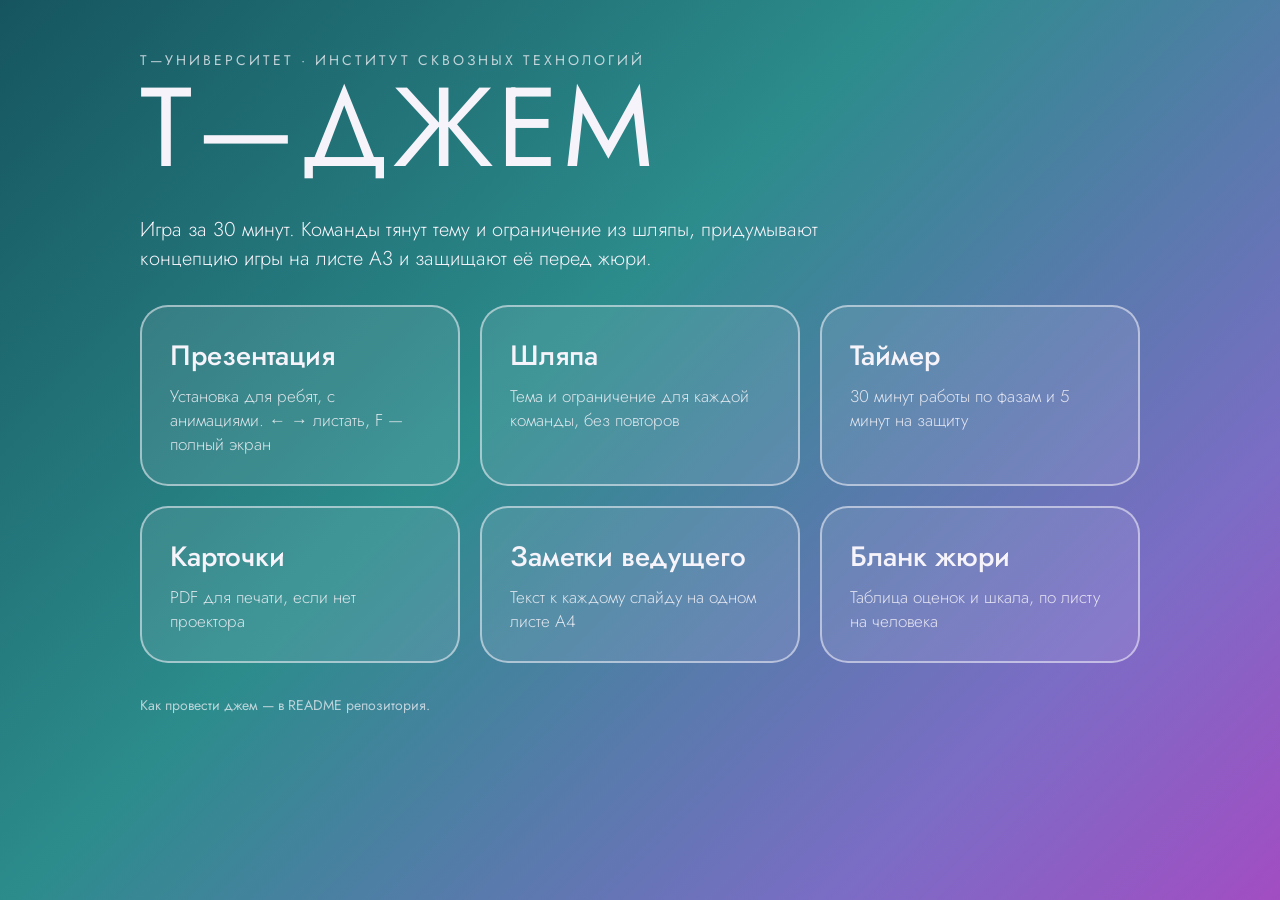
<file: index.html>
<!doctype html>
<html lang="ru">
<head>
<meta charset="utf-8">
<meta name="viewport" content="width=device-width, initial-scale=1">
<title>Т—ДЖЕМ</title>
<link rel="stylesheet" href="https://fonts.googleapis.com/css2?family=Jost:wght@300..700&display=swap">
<style>
  * { box-sizing: border-box; margin: 0; padding: 0; }
  body { min-height: 100vh; background: linear-gradient(135deg, #165560 0%, #2C8C8C 42%, #7C6CC6 80%, #A24DC2 100%) fixed, #165560; color: #F6F4FA; font-family: 'Jost', 'Trebuchet MS', Arial, sans-serif; padding: 48px clamp(16px, 5vw, 64px); }
  .wrap { max-width: 1000px; margin: 0 auto; display: flex; flex-direction: column; gap: 32px; }
  small { font-size: 14px; letter-spacing: 3px; text-transform: uppercase; opacity: .75; }
  h1 { font-size: clamp(48px, 9vw, 112px); font-weight: 400; letter-spacing: 4px; line-height: 1; }
  p.lead { font-size: 20px; font-weight: 300; max-width: 60ch; }
  .grid { display: grid; grid-template-columns: repeat(auto-fit, minmax(min(100%, 280px), 1fr)); gap: 20px; }
  a.card { display: flex; flex-direction: column; gap: 8px; padding: 28px; border: 2px solid rgba(246,244,250,.55); border-radius: 28px; background: rgba(246,244,250,.1); color: inherit; text-decoration: none; transition: background .2s, transform .2s; }
  a.card:hover, a.card:focus-visible { background: rgba(246,244,250,.2); transform: translateY(-2px); outline: none; }
  a.card b { font-size: 28px; font-weight: 500; }
  a.card span { font-size: 17px; font-weight: 300; opacity: .85; }
  footer { font-size: 14px; opacity: .7; }
</style>
</head>
<body>
<div class="wrap">
  <div><small>Т—Университет · Институт сквозных технологий</small><h1>Т—ДЖЕМ</h1></div>
  <p class="lead">Игра за 30 минут. Команды тянут тему и ограничение из шляпы, придумывают концепцию игры на листе А3 и защищают её перед жюри.</p>
  <div class="grid">
    <a class="card" href="slides.html"><b>Презентация</b><span>Установка для ребят, с анимациями. ← → листать, F — полный экран</span></a>
    <a class="card" href="hat.html"><b>Шляпа</b><span>Тема и ограничение для каждой команды, без повторов</span></a>
    <a class="card" href="timer.html"><b>Таймер</b><span>30 минут работы по фазам и 5 минут на защиту</span></a>
    <a class="card" href="print/cards.pdf"><b>Карточки</b><span>PDF для печати, если нет проектора</span></a>
    <a class="card" href="print/notes.pdf"><b>Заметки ведущего</b><span>Текст к каждому слайду на одном листе A4</span></a>
    <a class="card" href="print/jury.pdf"><b>Бланк жюри</b><span>Таблица оценок и шкала, по листу на человека</span></a>
  </div>
  <footer>Как провести джем — в README репозитория.</footer>
</div>
</body>
</html>
</file>
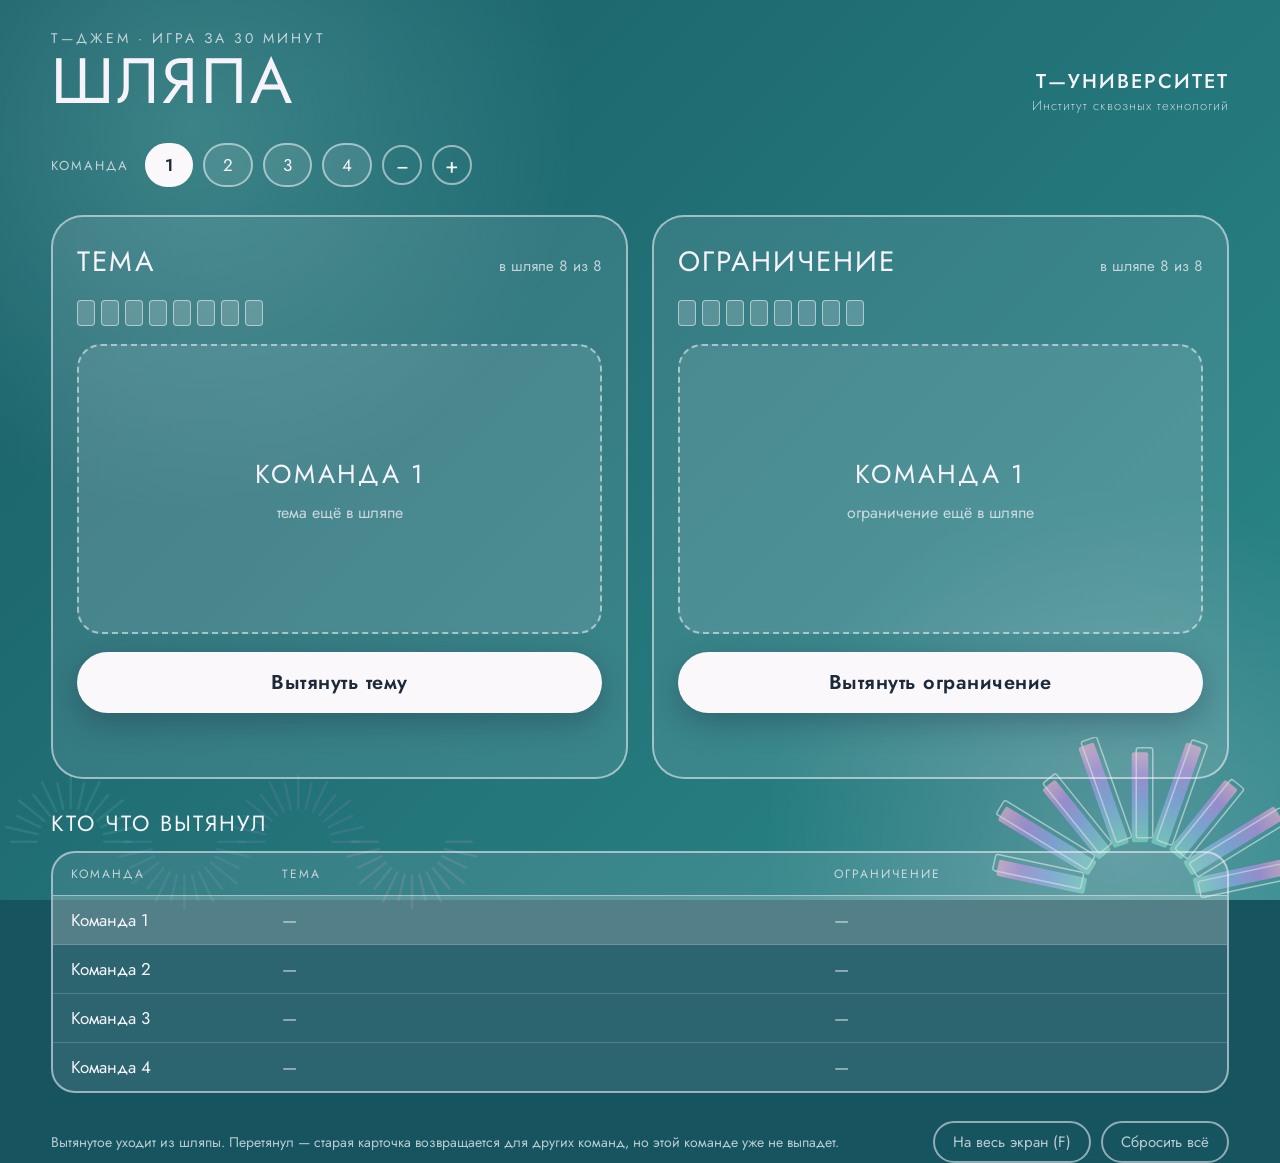
<file: hat.html>
<!doctype html>
<html lang="ru">
<head>
<meta charset="utf-8">
<meta name="viewport" content="width=device-width, initial-scale=1, viewport-fit=cover">
<title>Шляпа Т—ДЖЕМа</title>
<link rel="stylesheet" href="https://fonts.googleapis.com/css2?family=Jost:wght@300..700&display=swap">
<link rel="stylesheet" href="assets/motion.css">
<script src="assets/motion.js"></script>
<style>
/* Layout: projector-first single screen. Team rail on top, two "hats" side by side, team board below. One deliberate dark look in Т—Университет gradients. */
:root { --motion-bg: linear-gradient(135deg, #165560 0%, #2C8C8C 42%, #7C6CC6 80%, #A24DC2 100%);
  --bg-a: #165560; --bg-b: #2C8C8C; --bg-c: #7C6CC6; --bg-d: #A24DC2;
  --ink: #F6F4FA; --ink-soft: rgba(246,244,250,.74); --line: rgba(246,244,250,.55);
  --glass: rgba(246,244,250,.10); --glass-strong: rgba(246,244,250,.18);
  --mint: #9FE6D4; --card: #FBF8FC; --card-ink: #1E2A3A; --card-soft: #4A5568;
  --theme-band: linear-gradient(135deg, #165560 0%, #2C8C8C 100%);
  --twist-band: linear-gradient(120deg, #3E9F95 0%, #7C6CC6 55%, #A24DC2 100%);
  --joker-band: linear-gradient(135deg, #9E4380 0%, #C47AAE 100%);
  --font: 'Jost', 'Trebuchet MS', Arial, sans-serif;
  color-scheme: dark;
}
html, body { height: 100%; }
body {
  background: linear-gradient(135deg, var(--bg-a) 0%, var(--bg-b) 42%, var(--bg-c) 80%, var(--bg-d) 100%) fixed, var(--bg-a);
  color: var(--ink); font-family: var(--font); font-size: 18px;
  padding-inline: clamp(16px, 4vw, 56px); padding-block: 28px 40px;
  overflow-x: hidden; position: relative;
}
.rays { position: fixed; pointer-events: none; opacity: .5; z-index: 0; }
.rays.r1 { right: -90px; top: -90px; width: 360px; }
.rays.r2 { left: -120px; bottom: -120px; width: 420px; }
.wrap { position: relative; z-index: 1; max-width: 1400px; margin-inline: auto; display: flex; flex-direction: column; gap: 28px; }

header { display: flex; flex-wrap: wrap; align-items: flex-end; justify-content: space-between; gap: 16px; }
.brand small { display: block; font-size: 14px; letter-spacing: 3px; text-transform: uppercase; color: var(--ink-soft); }
.brand h1 { font-size: clamp(36px, 5vw, 64px); font-weight: 400; letter-spacing: 3px; text-transform: uppercase; line-height: 1.05; text-wrap: balance; }
.wordmark { font-size: 20px; letter-spacing: 2px; font-weight: 500; text-align: right; }
.wordmark span { display: block; font-size: 13px; font-weight: 300; letter-spacing: 1px; color: var(--ink-soft); }

.rail { display: flex; flex-wrap: wrap; align-items: center; gap: 10px; }
.rail .label { font-size: 13px; letter-spacing: 2px; text-transform: uppercase; color: var(--ink-soft); margin-right: 6px; }
button { font: inherit; color: inherit; cursor: pointer; }
button:focus-visible { outline: 3px solid var(--mint); outline-offset: 3px; }
.chip { border: 2px solid var(--line); background: var(--glass); border-radius: 999px; padding: 8px 18px; font-size: 17px; transition: background .2s, color .2s; }
.chip[aria-pressed="true"] { background: var(--card); color: var(--card-ink); border-color: var(--card); font-weight: 600; }
.chip .tick { color: var(--mint); margin-left: 6px; }
.chip[aria-pressed="true"] .tick { color: #2C8C8C; }
.step { width: 40px; height: 40px; border-radius: 50%; border: 2px solid var(--line); background: transparent; font-size: 22px; line-height: 1; }
.step:disabled { opacity: .35; cursor: default; }

.hats { display: grid; grid-template-columns: repeat(auto-fit, minmax(min(100%, 420px), 1fr)); gap: 24px; }
.hat { border: 2px solid var(--line); background: var(--glass); border-radius: 32px; padding: 24px; display: flex; flex-direction: column; gap: 18px; min-width: 0; }
.hat-head { display: flex; justify-content: space-between; align-items: baseline; gap: 12px; flex-wrap: wrap; }
.hat-head h2 { font-size: 28px; font-weight: 400; letter-spacing: 2px; text-transform: uppercase; }
.left { font-size: 15px; color: var(--ink-soft); font-variant-numeric: tabular-nums; }
.pile { display: flex; gap: 6px; flex-wrap: wrap; }
.pile i { width: 18px; height: 26px; border-radius: 4px; border: 1.5px solid var(--line); background: var(--glass-strong); transition: opacity .3s, transform .3s; }
.pile i.out { opacity: .15; transform: translateY(4px); }

.stage { perspective: 1400px; min-height: 290px; display: grid; }
.card { position: relative; transform-style: preserve-3d; transition: transform .7s cubic-bezier(.2,.8,.2,1); border-radius: 24px; min-height: 290px; }
.card.flipped { transform: rotateY(180deg); }
.face { position: absolute; inset: 0; backface-visibility: hidden; -webkit-backface-visibility: hidden; border-radius: 24px; overflow: hidden; display: flex; flex-direction: column; }
.back { border: 2px dashed var(--line); background: var(--glass); align-items: center; justify-content: center; gap: 8px; text-align: center; padding: 24px; }
.back b { font-size: 26px; font-weight: 400; letter-spacing: 2px; text-transform: uppercase; }
.back span { color: var(--ink-soft); font-size: 16px; }
.back.spinning b { animation: jitter .12s linear infinite; }
.front { transform: rotateY(180deg); background: var(--card); color: var(--card-ink); box-shadow: 0 24px 60px rgba(20,10,40,.35); }
.band { padding: 18px 24px; color: var(--ink); display: flex; flex-direction: column; gap: 6px; }
.band small { font-size: 12px; letter-spacing: 2px; text-transform: uppercase; opacity: .85; }
.band strong { font-size: clamp(22px, 2.4vw, 30px); font-weight: 500; text-transform: uppercase; letter-spacing: .5px; line-height: 1.1; text-wrap: balance; }
.body { padding: 18px 24px 22px; display: flex; flex-direction: column; gap: 10px; flex: 1; }
.body p { font-size: clamp(19px, 1.8vw, 23px); line-height: 1.3; text-wrap: pretty; }
.body .hint { font-size: 15px; color: var(--card-soft); }
.twist .body p { font-size: clamp(26px, 2.8vw, 36px); font-weight: 500; line-height: 1.15; }

.actions { display: flex; gap: 10px; flex-wrap: wrap; }
.draw { flex: 1; min-width: 200px; border: 0; border-radius: 999px; padding: 16px 24px; background: var(--card); color: var(--card-ink); font-size: 20px; font-weight: 600; letter-spacing: .5px; box-shadow: 0 10px 30px rgba(20,10,40,.25); transition: transform .15s; }
.draw:hover:not(:disabled) { transform: translateY(-2px); }
.draw:disabled { opacity: .45; cursor: default; }
.note { min-height: 22px; font-size: 15px; color: var(--mint); }

.board h2 { font-size: 22px; font-weight: 400; letter-spacing: 2px; text-transform: uppercase; margin-bottom: 12px; }
.table-wrap { overflow-x: auto; border: 2px solid var(--line); border-radius: 24px; background: var(--glass); }
table { width: 100%; border-collapse: collapse; min-width: 560px; }
th, td { text-align: left; padding: 12px 18px; font-size: 17px; vertical-align: top; }
th { font-size: 12px; letter-spacing: 2px; text-transform: uppercase; color: var(--ink-soft); font-weight: 400; border-bottom: 1px solid var(--line); }
tbody tr { cursor: pointer; transition: background .2s; }
tbody tr + tr td { border-top: 1px solid rgba(246,244,250,.18); }
tbody tr:hover { background: var(--glass); }
tbody tr.cur { background: var(--glass-strong); }
td.empty { color: var(--ink-soft); }

footer { display: flex; justify-content: space-between; align-items: center; flex-wrap: wrap; gap: 12px; font-size: 14px; color: var(--ink-soft); }
.reset { border: 2px solid var(--line); background: transparent; border-radius: 999px; padding: 8px 18px; font-size: 15px; }
.reset.armed { background: #F6D0E4; color: #5A1F48; border-color: #F6D0E4; font-weight: 600; }

.theme-front .band { padding: 12px 24px; }
.theme-front .body { justify-content: center; gap: 16px; padding: 20px 24px 26px; }
.theme-front .big { font-size: clamp(40px, 5vw, 76px); font-weight: 500; line-height: 1.02; text-transform: uppercase; letter-spacing: 1px; text-wrap: balance; color: #165560; }
.theme-front.joker .big { color: #9E4380; }
.theme-front .ex { font-size: clamp(17px, 1.6vw, 21px); color: var(--card-soft); letter-spacing: .5px; }

@keyframes jitter { 0% { transform: translateY(-2px) } 50% { transform: translateY(2px) } 100% { transform: translateY(-2px) } }
@media (prefers-reduced-motion: reduce) { .card { transition: none; } .back.spinning b { animation: none; } }
</style>
<style>*{box-sizing:border-box;margin:0;padding:0}[hidden]{display:none!important}</style>
</head>
<body>


<div class="wrap">
  <header>
    <div class="brand"><small>Т—ДЖЕМ · игра за 30 минут</small><h1>Шляпа</h1></div>
    <div class="wordmark">Т—УНИВЕРСИТЕТ<span>Институт сквозных технологий</span></div>
  </header>

  <div class="rail" id="rail" aria-label="Команды"></div>

  <section class="hats">
    <div class="hat" id="hat-theme"></div>
    <div class="hat" id="hat-twist"></div>
  </section>

  <section class="board">
    <h2>Кто что вытянул</h2>
    <div class="table-wrap"><table><thead><tr><th style="width:18%">Команда</th><th style="width:47%">Тема</th><th>Ограничение</th></tr></thead><tbody id="rows"></tbody></table></div>
  </section>

  <footer>
    <span>Вытянутое уходит из шляпы. Перетянул — старая карточка возвращается для других команд, но этой команде уже не выпадет.</span>
    <span style="display:flex;gap:10px;flex-wrap:wrap"><button class="reset" id="full">На весь экран (F)</button><button class="reset" id="reset">Сбросить всё</button></span>
  </footer>
</div>

<script>
const KINDS = {
  theme: {
    title: 'Тема', verb: 'тему', band: 'var(--theme-band)', small: 'Тема',
    items: [
      {"t": "Взгляд сверху", "dir": "Беспилотные системы", "ex": "дроны · птицы · шпионы"},
      {"t": "Живой город", "dir": "Цифровое строительство", "ex": "стройка · соседи · умный дом"},
      {"t": "Он учится", "dir": "Машинное обучение и ИИ", "ex": "питомец · соперник · робот"},
      {"t": "Одна новость", "dir": "Медиатехнологии", "ex": "блогер · сенсация · фейк"},
      {"t": "Ссылка в другой мир", "dir": "Web-разработка и дизайн", "ex": "портал · браузер · лабиринт"},
      {"t": "Чужие правила", "dir": "Международный бизнес", "ex": "путешествие · торговля · инопланетяне"},
      {"t": "Игра внутри игры", "dir": "Разработка игр", "ex": "баг · разработчик · NPC"},
      {"t": "Своя тема", "dir": "Джокер", "joker": true, "ex": "любое направление ИСТ · смесь двух"}
    ]
  },
  twist: {
    title: 'Ограничение', verb: 'ограничение', band: 'var(--twist-band)', small: 'Твист · 15-я минута',
    items: [
      { t: 'Одна сессия — не дольше 30 секунд' }, { t: 'Играют одной рукой в метро' },
      { t: 'В игре нет ни слова текста' }, { t: 'Только кооператив на двоих' },
      { t: 'Всё управление — одна кнопка' }, { t: 'Главный герой — не человек' },
      { t: 'Игрок не может проиграть' }, { t: 'Всё происходит в одной комнате' }
    ]
  }
};
const KEY = 'tjam-hat-v1';
const MIN_T = 2, MAX_T = 8;
const reduced = matchMedia('(prefers-reduced-motion: reduce)').matches;

let S = load() || fresh(4);
let busy = false;

function fresh(n) { return { n, cur: 0, held: { theme: {}, twist: {} }, rejected: { theme: {}, twist: {} } }; }
function load() { try { const s = JSON.parse(localStorage.getItem(KEY)); return s && s.held ? s : null; } catch { return null; } }
function save() { try { localStorage.setItem(KEY, JSON.stringify(S)); } catch {} }

// What is physically in the hat: everything no team currently holds.
function inHat(kind) { const held = new Set(Object.values(S.held[kind])); return KINDS[kind].items.map((_, i) => i).filter(i => !held.has(i)); }
// What this team may draw: in the hat, minus what it already rejected.
function poolFor(kind, team) { const rej = new Set(S.rejected[kind][team] || []); return inHat(kind).filter(i => !rej.has(i)); }

function rays(svg) {
  const cols = ['#9FE6D4', '#C99BE4', '#E9A9D0', '#A7B4EC'];
  let out = '';
  for (let k = 0; k < 36; k++) {
    const a = k / 36 * Math.PI * 2, r1 = 52, r2 = 52 + 26 + (k % 3) * 8;
    out += `<line x1="${(Math.cos(a) * r1).toFixed(1)}" y1="${(Math.sin(a) * r1).toFixed(1)}" x2="${(Math.cos(a) * r2).toFixed(1)}" y2="${(Math.sin(a) * r2).toFixed(1)}" stroke="${cols[k % 4]}" stroke-width="2.4" stroke-linecap="round"/>`;
  }
  svg.innerHTML = out;
}

function esc(s) { return s.replace(/[&<>"]/g, c => ({ '&': '&amp;', '<': '&lt;', '>': '&gt;', '"': '&quot;' }[c])); }

function frontHTML(kind, idx) {
  const K = KINDS[kind], it = K.items[idx];
  const band = it.joker ? 'var(--joker-band)' : K.band;
  if (kind === 'theme') return `<div class="band" style="background:${band}"><small>Тема · ${esc(it.dir)}</small></div><div class="body"><strong class="big">${esc(it.t)}</strong><span class="ex">${esc(it.ex)}</span></div>`;
  return `<div class="band" style="background:${band}"><small>${K.small}</small><strong>Ограничение</strong></div><div class="body"><p>${esc(it.t)}</p><p class="hint">Встройте его в игру. Обыграли — +2 балла.</p></div>`;
}

function renderHat(kind) {
  const K = KINDS[kind], box = document.getElementById('hat-' + kind);
  const mine = S.held[kind][S.cur];
  const hat = new Set(inHat(kind));
  const pool = poolFor(kind, S.cur);
  const pile = K.items.map((_, i) => `<i class="${hat.has(i) ? '' : 'out'}"></i>`).join('');
  const label = mine == null ? `Вытянуть ${K.verb}` : `Перетянуть ${K.verb}`;
  box.innerHTML = `
    <div class="hat-head"><h2>${K.title}</h2><span class="left">в шляпе ${hat.size} из ${K.items.length}</span></div>
    <div class="pile" aria-hidden="true">${pile}</div>
    <div class="stage"><div class="card ${mine != null ? 'flipped' : ''}" id="card-${kind}">
      <div class="face back"><b>Команда ${S.cur + 1}</b><span>${K.title.toLowerCase()} ещё в шляпе</span></div>
      <div class="face front ${kind}${kind === 'theme' ? ' theme-front' + (mine != null && KINDS.theme.items[mine].joker ? ' joker' : '') : ''}">${mine != null ? frontHTML(kind, mine) : ''}</div>
    </div></div>
    <div class="actions"><button class="draw" id="draw-${kind}" ${pool.length && !busy ? '' : 'disabled'}>${label}</button></div>
    <div class="note" id="note-${kind}" role="status">${pool.length ? '' : 'Для этой команды в шляпе больше ничего нет'}</div>`;
  box.querySelector('.draw').addEventListener('click', () => draw(kind));
}

function renderRail() {
  const rail = document.getElementById('rail');
  let h = '<span class="label">Команда</span>';
  for (let t = 0; t < S.n; t++) {
    const done = S.held.theme[t] != null;
    h += `<button class="chip" aria-pressed="${t === S.cur}" data-t="${t}">${t + 1}${done ? '<span class="tick">●</span>' : ''}</button>`;
  }
  h += `<button class="step" id="minus" aria-label="Убрать команду" ${S.n <= MIN_T || busy ? 'disabled' : ''}>−</button><button class="step" id="plus" aria-label="Добавить команду" ${S.n >= MAX_T || busy ? 'disabled' : ''}>+</button>`;
  rail.innerHTML = h;
  rail.querySelectorAll('.chip').forEach(b => b.addEventListener('click', () => select(+b.dataset.t)));
  rail.querySelector('#minus').addEventListener('click', () => setCount(S.n - 1));
  rail.querySelector('#plus').addEventListener('click', () => setCount(S.n + 1));
}

function renderRows() {
  let h = '';
  for (let t = 0; t < S.n; t++) {
    const th = S.held.theme[t], tw = S.held.twist[t];
    h += `<tr class="${t === S.cur ? 'cur' : ''}" data-t="${t}"><td>Команда ${t + 1}</td>
      <td class="${th == null ? 'empty' : ''}">${th == null ? '—' : esc(KINDS.theme.items[th].t)}</td>
      <td class="${tw == null ? 'empty' : ''}">${tw == null ? '—' : esc(KINDS.twist.items[tw].t)}</td></tr>`;
  }
  const body = document.getElementById('rows');
  body.innerHTML = h;
  body.querySelectorAll('tr').forEach(r => r.addEventListener('click', () => select(+r.dataset.t)));
}

function render() { renderRail(); renderHat('theme'); renderHat('twist'); renderRows(); }

function select(t) { if (busy) return; S.cur = t; save(); render(); }

function setCount(n) {
  if (busy || n < MIN_T || n > MAX_T) return;
  // Removed teams put their cards back into the hat.
  for (const kind of ['theme', 'twist']) for (let t = n; t < S.n; t++) { delete S.held[kind][t]; delete S.rejected[kind][t]; }
  S.n = n; if (S.cur >= n) S.cur = n - 1; save(); render();
}

function draw(kind) {
  if (busy) return;
  const team = S.cur, pool = poolFor(kind, team);
  if (!pool.length) return;
  const pick = pool[Math.floor(Math.random() * pool.length)];
  const old = S.held[kind][team];
  busy = true;
  render();

  const card = document.getElementById('card-' + kind);
  const back = card.querySelector('.back');
  const label = back.querySelector('b');
  const finish = () => {
    if (old != null) (S.rejected[kind][team] ||= []).push(old);
    S.held[kind][team] = pick;
    save();
    card.querySelector('.front').innerHTML = frontHTML(kind, pick);
    if (kind === 'theme') card.querySelector('.front').className = 'face front theme theme-front' + (KINDS.theme.items[pick].joker ? ' joker' : '');
    back.classList.remove('spinning');
    requestAnimationFrame(() => card.classList.add('flipped'));
    setTimeout(() => { busy = false; render(); }, reduced ? 0 : 750);
  };

  if (old != null) card.classList.remove('flipped');
  if (reduced) return finish();

  // Rummage in the hat: names flicker fast, then slow down before the reveal.
  back.classList.add('spinning');
  back.querySelector('span').textContent = 'тянем из шляпы…';
  const names = pool.length > 1 ? pool : KINDS[kind].items.map((_, i) => i);
  let step = 0, delay = 60;
  const tick = () => {
    const i = names[(step + Math.floor(Math.random() * names.length)) % names.length];
    const it = KINDS[kind].items[i];
    label.textContent = it.t;
    step++; delay *= 1.13;
    if (delay < 420) setTimeout(tick, delay); else setTimeout(finish, 250);
  };
  setTimeout(tick, old != null ? 450 : 0);
}

const resetBtn = document.getElementById('reset');
let armTimer;
resetBtn.addEventListener('click', () => {
  if (busy) return;
  if (!resetBtn.classList.contains('armed')) {
    resetBtn.classList.add('armed'); resetBtn.textContent = 'Точно сбросить? Нажмите ещё раз';
    armTimer = setTimeout(() => { resetBtn.classList.remove('armed'); resetBtn.textContent = 'Сбросить всё'; }, 3000);
    return;
  }
  clearTimeout(armTimer);
  S = fresh(S.n); save(); render();
  resetBtn.classList.remove('armed'); resetBtn.textContent = 'Сбросить всё';
});

const fullBtn = document.getElementById('full');
function toggleFull() {
  const p = document.fullscreenElement ? document.exitFullscreen() : document.documentElement.requestFullscreen?.();
  p?.catch?.(() => {});
}
fullBtn.addEventListener('click', toggleFull);
document.addEventListener('fullscreenchange', () => { fullBtn.textContent = document.fullscreenElement ? 'Выйти из полного экрана' : 'На весь экран (F)'; });
document.addEventListener('keydown', e => { if ((e.key === 'f' || e.key === 'F' || e.key === 'а' || e.key === 'А') && !e.metaKey && !e.ctrlKey) toggleFull(); });

motion({ fan: 'right:-10px;bottom:-10px;width:300px;height:173px;opacity:.7', wave: 'left:-30px;bottom:-30px;width:520px;height:170px;opacity:.7' });
render();
</script>
</body>
</html>
</file>
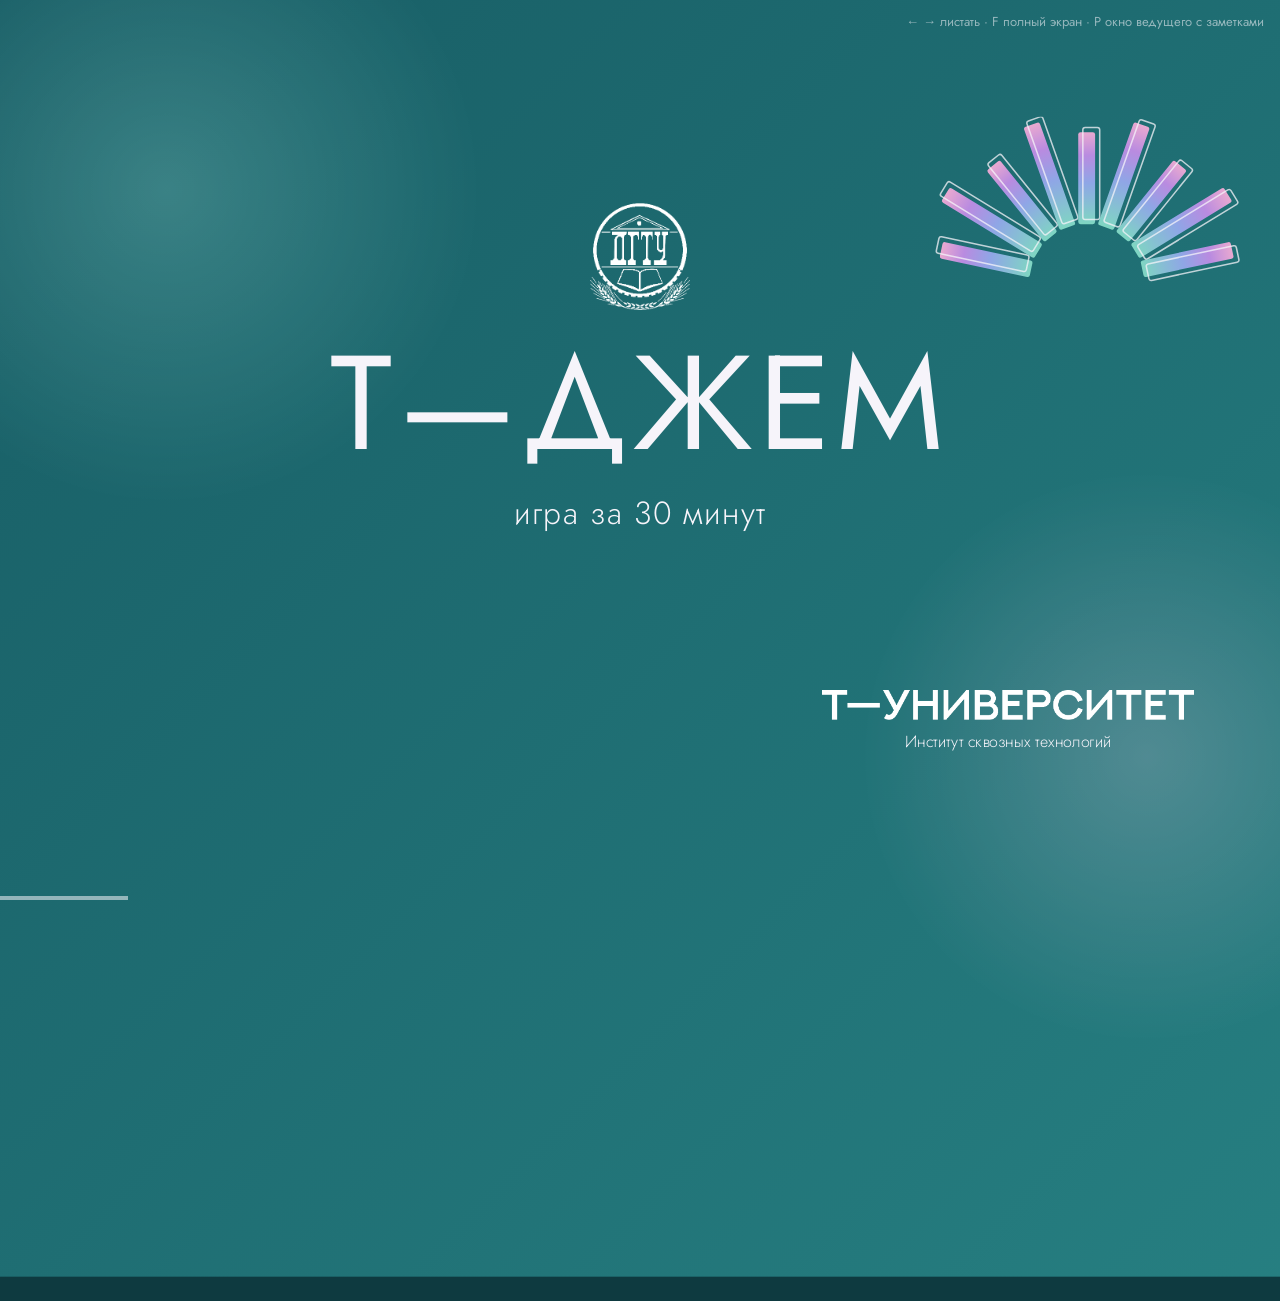
<file: slides.html>
<!doctype html>
<html lang="ru">
<head>
<meta charset="utf-8">
<meta name="viewport" content="width=device-width, initial-scale=1">
<title>Т—ДЖЕМ · презентация</title>
<link rel="stylesheet" href="https://fonts.googleapis.com/css2?family=Jost:wght@300..700&display=swap">
<style>
  * { box-sizing: border-box; margin: 0; padding: 0; }
  html, body { height: 100%; background: #0E3A40; overflow: hidden; }
  body { font-family: 'Jost', 'Trebuchet MS', Arial, sans-serif; cursor: default; }
  #stage { position: absolute; left: 50%; top: 50%; width: 1920px; height: 1080px; transform-origin: center; }

  .slide { position: absolute; inset: 0; opacity: 0; visibility: hidden; transition: opacity .7s ease, transform .9s cubic-bezier(.2,.8,.2,1), visibility 0s .7s; transform: scale(1.03); isolation: isolate; }
  /* background bleeds past the 16:9 stage so any screen ratio is filled */
  .slide::before { content: ''; position: absolute; inset: -700px -900px; z-index: -1; background-image: var(--bg); background-size: 220% 220%; animation: drift 24s ease-in-out infinite alternate; }
  .slide { background-color: transparent; }
  .slide.on { opacity: 1; visibility: visible; transform: none; transition: opacity .7s ease, transform .9s cubic-bezier(.2,.8,.2,1); }
  .teal { --bg: linear-gradient(135deg, #12505A 0%, #2C8C8C 50%, #1E6E72 100%); color: #F6F4FA; }
  .pink { --bg: linear-gradient(135deg, #8E3A74 0%, #C47AAE 50%, #A2558A 100%); color: #FBF5FA; }
  .viol { --bg: linear-gradient(135deg, #633DA2 0%, #A266B8 50%, #7C51B0 100%); color: #F8F4FB; }
  .multi { --bg: linear-gradient(120deg, #3E9F95 0%, #7C6CC6 45%, #A24DC2 75%, #6C7FD0 100%); color: #FBF7FC; }

  .abs { position: absolute; }
  h1, h2, h3 { font-weight: 400; }
  .h2 { left: 128px; top: 112px; width: 1664px; font-size: 64px; letter-spacing: 2px; text-transform: uppercase; line-height: 1.15; }
  .glass { border: 2px solid rgba(246,244,250,.6); border-radius: 32px; background: rgba(246,244,250,.10); backdrop-filter: blur(6px); }
  .solid { border-radius: 32px; background: #F6F4FA; color: #165560; }
  .col { display: flex; flex-direction: column; }
  .lab { font-size: 24px; letter-spacing: 2px; text-transform: uppercase; }
  .orn { pointer-events: none; object-fit: contain; }
  .float { animation: float 7s ease-in-out infinite alternate; }
  .float.slow { animation-duration: 10s; }

  /* builds: hidden until the slide is on, then play with a stagger (--d) */
  .a { opacity: 0; }
  .on .a { animation-duration: .9s; animation-timing-function: cubic-bezier(.2,.8,.2,1); animation-fill-mode: both; animation-delay: var(--d, 0ms); }
  .on .up { animation-name: up; } .on .left { animation-name: left; } .on .right { animation-name: right; }
  .on .pop { animation-name: pop; animation-timing-function: cubic-bezier(.3,1.5,.5,1); }
  .on .fade { animation-name: fade; animation-duration: 1.4s; }
  .on .flip { animation-name: flip; animation-duration: 1s; }
  .on .grow { animation-name: grow; transform-origin: top; animation-duration: 1s; }
  .on .drop { animation-name: drop; animation-duration: 1.1s; animation-timing-function: cubic-bezier(.3,1.35,.5,1); }
  .on .draw { animation-name: draw; transform-origin: left; animation-duration: 1.2s; }
  .on .letter { display: inline-block; animation-name: letter; animation-duration: .8s; }
  .on .float.a { animation-name: fade, float; animation-duration: 1.4s, 7s; animation-iteration-count: 1, infinite; animation-direction: normal, alternate; animation-delay: var(--d,0ms), 1.4s; animation-timing-function: ease, ease-in-out; }

  @keyframes up { from { opacity: 0; transform: translateY(48px) rotate(var(--r,0deg)); } to { opacity: 1; transform: rotate(var(--r,0deg)); } }
  @keyframes left { from { opacity: 0; transform: translateX(-80px); } to { opacity: 1; transform: none; } }
  @keyframes right { from { opacity: 0; transform: translateX(80px); } to { opacity: 1; transform: none; } }
  @keyframes pop { from { opacity: 0; transform: scale(.8); } to { opacity: 1; transform: none; } }
  @keyframes fade { from { opacity: 0; } to { opacity: var(--o, 1); } }
  @keyframes flip { from { opacity: 0; transform: perspective(1200px) rotateY(-80deg); } to { opacity: 1; transform: perspective(1200px) rotateY(0); } }
  @keyframes grow { from { opacity: 0; transform: scaleY(0); } to { opacity: 1; transform: scaleY(1); } }
  @keyframes drop { from { opacity: 0; transform: translateY(-260px) rotate(calc(var(--r,0deg) * -3)); } to { opacity: 1; transform: rotate(var(--r,0deg)); } }
  @keyframes draw { from { opacity: 1; transform: scaleX(0); } to { opacity: 1; transform: scaleX(1); } }
  @keyframes letter { from { opacity: 0; transform: translateY(60px) scale(.9); filter: blur(8px); } to { opacity: 1; transform: none; filter: none; } }
  @keyframes float { from { transform: translateY(-8px) rotate(-1deg); opacity: var(--o,1); } to { transform: translateY(10px) rotate(1deg); opacity: var(--o,1); } }
  @keyframes drift { from { background-position: 0% 0%; } to { background-position: 100% 100%; } }
  @keyframes pulse { 0%,100% { transform: scale(1); } 50% { transform: scale(1.06); } }
  .on .pulse { animation: pulse 2.4s ease-in-out 2s infinite; }


  /* page behind the stage takes the slide's colour, so no dark bars on non-16:9 screens */
  body.teal { background: linear-gradient(135deg, #12505A, #2C8C8C); } body.pink { background: linear-gradient(135deg, #8E3A74, #C47AAE); }
  body.viol { background: linear-gradient(135deg, #633DA2, #A266B8); } body.multi { background: linear-gradient(120deg, #3E9F95, #7C6CC6 50%, #A24DC2); }
  body { transition: background .8s; }

  /* soft light orbs drifting behind content */
  .orb { position: absolute; border-radius: 50%; pointer-events: none; mix-blend-mode: screen; opacity: .5; animation: orb 22s ease-in-out infinite alternate; }
  .orb.o1 { width: 1100px; height: 1100px; left: -300px; top: -400px; background: radial-gradient(circle, rgba(159,230,212,.45) 0%, rgba(159,230,212,0) 60%); }
  .orb.o2 { width: 1000px; height: 1000px; right: -300px; bottom: -420px; background: radial-gradient(circle, rgba(233,169,208,.45) 0%, rgba(233,169,208,0) 60%); animation-duration: 28s; animation-direction: alternate-reverse; }
  @keyframes orb { from { transform: translate(0, 0) scale(1); } to { transform: translate(220px, 140px) scale(1.15); } }

  /* ИСТ ray fan: bars bloom out one by one, then breathe */
  .fan .bar { transform-box: fill-box; transform-origin: 0% 50%; opacity: 0; }
  .on .fan .bar { animation: bloom .9s cubic-bezier(.2,1.35,.4,1) var(--d) both, breathe 3.6s ease-in-out calc(var(--d) + 1.2s) infinite alternate; }
  @keyframes bloom { from { transform: scaleX(0); opacity: 0; } to { transform: scaleX(1); opacity: 1; } }
  @keyframes breathe { from { transform: scaleX(1); opacity: 1; } to { transform: scaleX(.8); opacity: .75; } }
  /* ИСТ ray wave: a light runs along the rays */
  .wave line { opacity: 0; }
  .on .wave line { animation: shimmer 3.2s ease-in-out var(--d) infinite; }
  @keyframes shimmer { 0%, 100% { opacity: .2; } 50% { opacity: .95; } }
  /* timeline dot */
  .dot { width: 18px; height: 18px; border-radius: 50%; background: #FBF5FA; box-shadow: 0 0 24px 6px rgba(251,245,250,.7); opacity: 0; }
  .on .dot { animation: travel 6s cubic-bezier(.45,0,.2,1) 1.6s infinite; }
  @keyframes travel { 0% { opacity: 0; transform: translateX(0); } 8% { opacity: 1; } 85% { opacity: 1; transform: translateX(1646px); } 100% { opacity: 0; transform: translateX(1646px); } }
  .on .wipe { animation-name: wipe; animation-duration: 1.1s; }
  @keyframes wipe { from { opacity: 1; clip-path: inset(0 100% 0 0); transform: translateX(-20px); } to { opacity: 1; clip-path: inset(0 0 0 0); transform: none; } }

  /* presenter window */
  body.presenting { overflow: auto; background: #0E2A30; color: #F6F4FA; }
  #presenter { padding: 32px; display: grid; gap: 24px; grid-template-columns: 2fr 1fr; min-height: 100vh; }
  #presenter .now { font-size: 15px; letter-spacing: 2px; text-transform: uppercase; color: #9FE6D4; }
  #presenter .title { font-size: 40px; margin-top: 6px; }
  #presenter .note { font-size: 28px; line-height: 1.45; margin-top: 24px; max-width: 60ch; }
  #presenter .side { display: flex; flex-direction: column; gap: 20px; }
  #presenter .clock { font-size: 72px; font-variant-numeric: tabular-nums; }
  #presenter .next { padding: 20px; border: 2px solid rgba(246,244,250,.3); border-radius: 16px; font-size: 22px; }
  #presenter .btns { display: flex; gap: 12px; }
  #presenter button { font: inherit; font-size: 22px; padding: 14px 24px; border-radius: 999px; border: 2px solid rgba(246,244,250,.5); background: rgba(246,244,250,.1); color: inherit; cursor: pointer; flex: 1; }
  #presenter .hint { font-size: 15px; color: rgba(246,244,250,.6); }
  #bar { position: fixed; left: 0; bottom: 0; height: 4px; background: rgba(246,244,250,.55); transition: width .6s ease; z-index: 5; }
  #help { position: fixed; right: 16px; top: 12px; color: rgba(246,244,250,.55); font-size: 13px; z-index: 6; transition: opacity 1s; }
  @media (prefers-reduced-motion: reduce) { .on .a, .slide, .float, .orb, .on .fan .bar, .on .wave line, .on .dot { animation: none !important; opacity: 1 !important; } .slide { transition: opacity .3s; } }
</style>
</head>
<body>
<div id="stage">

<!-- 1. Cover -->
<section class="slide teal" data-notes="Привет! Меня зовут [имя], сегодня я веду для вас Т—ДЖЕМ. Это геймджем, то есть соревнование по созданию игр, только очень короткое: у вас будет 30 минут, чтобы командой придумать свою игру, и потом каждая команда защитит её перед жюри. Опыт в геймдеве не нужен: рисовать, писать код и разбираться в движках сегодня не придётся. Нужны только идеи, лист бумаги и фломастеры. Сначала минут пять я расскажу, как всё устроено, а потом сразу начнём.">
  <svg class="abs fan" data-d="200" style="left:1400px;top:40px;width:460px;height:265px"></svg>
  <svg class="abs wave" style="left:40px;top:790px;width:760px;height:250px"></svg>
  <img class="abs a pop" style="left:885px;top:170px;width:150px;height:160px;object-fit:contain;--d:300ms" src="assets/logo-dgtu.png" alt="Логотип ДГТУ">
  <h1 class="abs" id="coverTitle" style="left:128px;top:360px;width:1664px;font-size:200px;letter-spacing:8px;line-height:1.1;text-align:center">Т—ДЖЕМ</h1>
  <p class="abs a up" style="left:128px;top:600px;width:1664px;font-size:48px;font-weight:300;letter-spacing:2px;text-align:center;--d:1300ms">игра за 30 минут</p>
  <img class="abs a fade" style="left:1232px;top:900px;width:560px;height:45px;object-fit:contain;--d:1700ms" src="assets/t-university.png" alt="Т—Университет">
  <p class="abs a fade" style="left:1232px;top:960px;width:560px;font-size:24px;font-weight:300;text-align:center;--d:1800ms">Институт сквозных технологий</p>
</section>

<!-- 2. What -->
<section class="slide teal" data-notes="Кто-нибудь слышал про геймджемы? [пауза, дать ответить] Это соревнования, где команды делают игру за ограниченное время. Самый известный — Global Game Jam: каждый год тысячи людей по всему миру за выходные, за 48 часов, делают целую рабочую игру. Многие известные инди-игры начинались как раз с геймджема. У нас всё компактнее: 30 минут и не готовая игра, а её концепция на листе А3. Но концепция — это самое важное, именно с неё начинается любая игра.">
  <svg class="abs fan" data-d="900" style="left:1280px;top:640px;width:580px;height:335px"></svg>
  <h2 class="abs h2 a wipe">Что такое геймджем</h2>
  <p class="abs a up" style="left:128px;top:250px;width:1300px;font-size:72px;font-weight:300;line-height:1.25;--d:200ms">Соревнование, где команды придумывают и делают игру <b>за ограниченное время</b>.</p>
  <div class="abs col glass a up" style="left:128px;top:600px;width:520px;gap:8px;padding:40px;--d:600ms"><p class="lab" style="color:#9FE6D4">Обычно</p><p style="font-size:64px;font-weight:500;line-height:1.1"><span data-count="48">48</span>–<span data-count="72">72</span> часа</p><p style="font-size:28px;font-weight:300">и готовая игра</p></div>
  <div class="abs col solid a up" style="left:680px;top:600px;width:520px;gap:8px;padding:40px;--d:850ms"><p class="lab" style="color:#2C8C8C">Сегодня</p><p style="font-size:64px;font-weight:500;line-height:1.1"><span data-count="30">30</span> минут</p><p style="font-size:28px;font-weight:300">и концепция на листе А3</p></div>
</section>

<!-- 3. Path -->
<section class="slide pink" data-notes="Как вообще рождается игра? Сначала концепция: про что игра, для кого, что в ней делает игрок. Потом прототип — простая версия, чтобы проверить, интересно ли вообще играть. Потом разработка: код, графика, звук, уровни, это самая долгая часть. Потом тестирование: ищем баги и места, где скучно. И в конце релиз: игру выпускают, и её находят игроки. Мы сегодня на первом шаге. И это не мелочь: большинство игр так и не выходят, потому что у команды была идея, но не было понятной концепции.">
  <h2 class="abs h2 a wipe">Путь игры от идеи до релиза</h2>
  <div class="abs a draw" style="left:128px;top:282px;width:1664px;height:3px;background:rgba(251,245,250,.6);--d:200ms"></div>
  <div class="abs col a up" style="left:128px;top:300px;width:314px;height:420px;gap:16px;padding:40px 28px;border-radius:32px;background:#FBF5FA;color:#5A1F48;box-shadow:0 16px 48px rgba(60,10,45,.25);--d:400ms"><p style="font-size:72px;font-weight:600;line-height:1">01</p><h3 style="font-size:32px;font-weight:600">Концепция</h3><p style="font-size:26px;line-height:1.35">Жанр, игрок, механика, мир</p><p class="pulse" style="font-size:24px;font-weight:600;letter-spacing:1px;text-transform:uppercase;color:#9E4380;transform-origin:left">Мы здесь</p></div>
  <div class="abs col glass a up" style="left:466px;top:300px;width:314px;height:420px;gap:16px;padding:40px 28px;--d:550ms"><p style="font-size:72px;font-weight:300;line-height:1">02</p><h3 style="font-size:32px;font-weight:500">Прототип</h3><p style="font-size:26px;line-height:1.35;font-weight:300">Проверить, что играть интересно</p></div>
  <div class="abs col glass a up" style="left:804px;top:300px;width:314px;height:420px;gap:16px;padding:40px 28px;--d:700ms"><p style="font-size:72px;font-weight:300;line-height:1">03</p><h3 style="font-size:32px;font-weight:500">Разработка</h3><p style="font-size:26px;line-height:1.35;font-weight:300">Код, арт, звук, уровни</p></div>
  <div class="abs col glass a up" style="left:1142px;top:300px;width:314px;height:420px;gap:16px;padding:40px 28px;--d:850ms"><p style="font-size:72px;font-weight:300;line-height:1">04</p><h3 style="font-size:32px;font-weight:500">Тестирование</h3><p style="font-size:26px;line-height:1.35;font-weight:300">Ловим баги и скуку</p></div>
  <div class="abs col glass a up" style="left:1480px;top:300px;width:314px;height:420px;gap:16px;padding:40px 28px;--d:1000ms"><p style="font-size:72px;font-weight:300;line-height:1">05</p><h3 style="font-size:32px;font-weight:500">Релиз</h3><p style="font-size:26px;line-height:1.35;font-weight:300">Игру находят и покупают</p></div>
  <p class="abs a fade" style="left:128px;top:800px;width:1100px;font-size:32px;font-weight:300;--d:1400ms">Большинство игр «умирает» на первом шаге: идея есть, а понятной концепции нет.</p>
  <svg class="abs wave" style="left:1200px;top:800px;width:680px;height:224px"></svg>
</section>

<!-- 4. Team -->
<section class="slide teal" data-notes="Работаете вы командами по 4–6 человек, и у каждого будет роль. Геймдизайнер придумывает механики: что делает игрок и почему ему хочется продолжать. Сценарист отвечает за мир, героя и историю. Художник рисует логотип, обложку и оформляет лист. Продюсер думает, для кого игра и как её продвигать, и он же выступает на защите. Почему буква Т: вертикальная палочка — это глубина, ваша роль, в ней вы главный. Горизонтальная — общее дело: вы помогаете соседям и разбираетесь в соседних задачах. Именно таких специалистов готовит Т-Университет. Если вас больше четырёх, роль можно делить на двоих. На распределение ролей у вас будет 5 минут.">
  <h2 class="abs h2 a wipe">Команда в форме буквы Т</h2>
  <div class="abs a draw" style="left:128px;top:250px;width:1664px;padding:24px 40px;border-radius:24px 24px 0 0;background:rgba(246,244,250,.16);border:2px solid rgba(246,244,250,.6);--d:200ms"><p style="font-size:32px;font-weight:500">Общее для всех — одна игра. Помогаем друг другу.</p></div>
  <div class="abs col a grow" style="left:128px;top:348px;width:398px;height:440px;gap:12px;padding:32px;background:#E9A9D0;color:#2A1630;border-radius:0 0 24px 24px;--d:800ms"><h3 style="font-size:36px;font-weight:600">Геймдизайнер</h3><p style="font-size:26px;line-height:1.35">Механики и core loop: что делает игрок и зачем</p></div>
  <div class="abs col a grow" style="left:550px;top:348px;width:398px;height:360px;gap:12px;padding:32px;background:#C99BE4;color:#2A1630;border-radius:0 0 24px 24px;--d:950ms"><h3 style="font-size:36px;font-weight:600">Сценарист</h3><p style="font-size:26px;line-height:1.35">Мир, герой, лор в трёх предложениях</p></div>
  <div class="abs col a grow" style="left:972px;top:348px;width:398px;height:440px;gap:12px;padding:32px;background:#A7B4EC;color:#16203A;border-radius:0 0 24px 24px;--d:1100ms"><h3 style="font-size:36px;font-weight:600">Художник</h3><p style="font-size:26px;line-height:1.35">Логотип, обложка, оформление листа</p></div>
  <div class="abs col a grow" style="left:1394px;top:348px;width:398px;height:360px;gap:12px;padding:32px;background:#8FE0CB;color:#103A33;border-radius:0 0 24px 24px;--d:1250ms"><h3 style="font-size:36px;font-weight:600">Продюсер</h3><p style="font-size:26px;line-height:1.35">Аудитория, продвижение и защита проекта</p></div>
  <p class="abs a fade" style="left:128px;top:860px;width:1100px;font-size:28px;font-weight:300;--d:1700ms">Глубина — своя роль. Перекладина — умение помочь соседу.</p>
</section>

<!-- 5. Sheet -->
<section class="slide viol" data-notes="Вот что должно быть на вашем листе к концу. Название и логотип — чтобы игру запомнили. Жанр и похожая игра, например «как Minecraft, но про дроны»: так сразу понятно, во что играем. Портрет игрока: сколько ему лет, где и когда он играет, зачем. Core loop — главный цикл игры: что игрок делает снова и снова и почему ему хочется ещё. Например, в Subway Surfers: бежишь, собираешь монеты, покупаешь скины и снова бежишь. Это самое важное на листе. Лор — мир и герой в трёх предложениях: где происходит действие, кто герой, что случилось. И обложка — один кадр, по которому понятно, что это за игра. Жюри оценивает только то, что есть на листе, поэтому рисуйте крупно.">
  <h2 class="abs h2 a wipe">Что должно быть на листе А3</h2>
  <div class="abs col glass a pop" style="left:128px;top:260px;width:538px;height:276px;gap:12px;padding:40px;--d:200ms"><p class="lab" style="color:#D9C3F2">01</p><h3 style="font-size:40px;font-weight:500">Название и лого</h3><p style="font-size:26px;font-weight:300;line-height:1.35">Запоминается с первого раза</p></div>
  <div class="abs col glass a pop" style="left:691px;top:260px;width:538px;height:276px;gap:12px;padding:40px;--d:320ms"><p class="lab" style="color:#D9C3F2">02</p><h3 style="font-size:40px;font-weight:500">Жанр и референс</h3><p style="font-size:26px;font-weight:300;line-height:1.35">«Как Minecraft, но про дроны»</p></div>
  <div class="abs col glass a pop" style="left:1254px;top:260px;width:538px;height:276px;gap:12px;padding:40px;--d:440ms"><p class="lab" style="color:#D9C3F2">03</p><h3 style="font-size:40px;font-weight:500">Портрет игрока</h3><p style="font-size:26px;font-weight:300;line-height:1.35">Возраст, где и сколько играет, зачем</p></div>
  <div class="abs col glass a pop" style="left:128px;top:560px;width:538px;height:276px;gap:12px;padding:40px;--d:560ms"><p class="lab" style="color:#D9C3F2">04</p><h3 style="font-size:40px;font-weight:500">Core loop</h3><p style="font-size:26px;font-weight:300;line-height:1.35">Схема: действие → награда → хочется ещё</p></div>
  <div class="abs col glass a pop" style="left:691px;top:560px;width:538px;height:276px;gap:12px;padding:40px;--d:680ms"><p class="lab" style="color:#D9C3F2">05</p><h3 style="font-size:40px;font-weight:500">Лор</h3><p style="font-size:26px;font-weight:300;line-height:1.35">Мир и герой в трёх предложениях</p></div>
  <div class="abs col glass a pop" style="left:1254px;top:560px;width:538px;height:276px;gap:12px;padding:40px;--d:800ms"><p class="lab" style="color:#D9C3F2">06</p><h3 style="font-size:40px;font-weight:500">Обложка</h3><p style="font-size:26px;font-weight:300;line-height:1.35">Один кадр, по которому понятна игра</p></div>
  <p class="abs a fade" style="left:128px;top:880px;width:1400px;font-size:28px;font-weight:300;color:#E6DAF5;--d:1200ms">Жюри оценивает только то, что на листе. Рисуйте крупно — его видно из зала.</p>
</section>

<!-- 6. Themes -->
<section class="slide teal" data-notes="Каждая команда вытянет одну из этих тем. Темы взяты из направлений нашего института: беспилотники, цифровое строительство, ИИ, медиа, веб, международный бизнес и разработка игр. Важно: это тема, а не задача. Игра не должна ничего решать или кого-то учить. «Взгляд сверху» может быть игрой про дрон, про птицу или про шпиона — как вы её поймёте, решаете вы. Главное, чтобы тема узнавалась в игре. «Своя тема» — джокер: можно взять любое направление или смешать два. Тянем через Шляпу на экране, повторов не будет.">
  <h2 class="abs h2 a wipe">Темы: из направлений ИСТ</h2>
  <div id="themes"></div>
</section>

<!-- 7. Twist -->
<section class="slide multi" data-notes="Есть подвох. Ровно на 15-й минуте, когда идея уже почти готова, каждая команда вытянет ограничение. Например: в игре нет ни слова текста, или всё управление — одна кнопка, или играют только вдвоём. Его нужно встроить в свою игру. Это не наказание: в настоящей разработке ограничения есть всегда — слабый телефон, маленький бюджет, сжатые сроки. Хорошие команды превращают ограничение в фишку. Если обыграете своё ограничение красиво, получите +2 балла.">
  <svg class="abs fan" data-d="100" style="left:1300px;top:40px;width:560px;height:323px"></svg>
  <p class="abs a fade" style="left:128px;top:150px;width:900px;font-size:28px;letter-spacing:3px;text-transform:uppercase">15-я минута</p>
  <h2 class="abs a up" style="left:128px;top:200px;width:1100px;font-size:120px;font-weight:500;letter-spacing:2px;text-transform:uppercase;line-height:1.05;--d:150ms">Карта-твист</h2>
  <p class="abs a up" style="left:128px;top:350px;width:1100px;font-size:36px;font-weight:300;line-height:1.3;--d:300ms">Тянете ограничение и встраиваете его в игру. Обыграли — +2 балла.</p>
  <div class="abs a drop" style="left:128px;top:600px;width:380px;height:230px;display:flex;align-items:center;padding:40px 32px;border-radius:24px;background:#FBF7FC;color:#3A2350;box-shadow:0 20px 48px rgba(30,10,50,.3);--r:-4deg;--d:600ms"><p style="font-size:34px;font-weight:500;line-height:1.25">Сессия не дольше 30 секунд</p></div>
  <div class="abs a drop" style="left:556px;top:600px;width:380px;height:230px;display:flex;align-items:center;padding:40px 32px;border-radius:24px;background:#FBF7FC;color:#3A2350;box-shadow:0 20px 48px rgba(30,10,50,.3);--r:3deg;--d:800ms"><p style="font-size:34px;font-weight:500;line-height:1.25">Играют одной рукой в метро</p></div>
  <div class="abs a drop" style="left:984px;top:600px;width:380px;height:230px;display:flex;align-items:center;padding:40px 32px;border-radius:24px;background:#FBF7FC;color:#3A2350;box-shadow:0 20px 48px rgba(30,10,50,.3);--r:-2deg;--d:1000ms"><p style="font-size:34px;font-weight:500;line-height:1.25">В игре нет ни слова текста</p></div>
  <div class="abs a drop" style="left:1412px;top:600px;width:380px;height:230px;display:flex;align-items:center;padding:40px 32px;border-radius:24px;background:#FBF7FC;color:#3A2350;box-shadow:0 20px 48px rgba(30,10,50,.3);--r:4deg;--d:1200ms"><p style="font-size:34px;font-weight:500;line-height:1.25">Только кооператив на двоих</p></div>
</section>

<!-- 8. Timing -->
<section class="slide pink" data-notes="Теперь тайминг, таймер всё время будет на экране. Первые 5 минут — распределяете роли. С 5-й по 15-ю — придумываете концепцию: жанр, игрок, мир. На 15-й минуте тянем ограничение. С 15-й по 25-ю — дорабатываете: core loop, логотип, обложку. Последние 5 минут — готовите выступление и решаете, кто что говорит. Дальше защита: у каждой команды 5 минут — 3 минуты на рассказ и 2 на вопросы жюри. Таймер сам подскажет, когда переходить к следующему этапу.">
  <h2 class="abs h2 a wipe">Тайминг</h2>
  <div class="abs col a left" style="left:128px;top:300px;width:202px;height:300px;gap:12px;padding:32px 24px;border-radius:24px;background:rgba(251,245,250,.18);border:2px solid rgba(251,245,250,.6);--d:200ms"><p style="font-size:24px;letter-spacing:1px">0–5</p><h3 style="font-size:36px;font-weight:500">Роли</h3></div>
  <div class="abs col a left" style="left:342px;top:300px;width:404px;height:300px;gap:12px;padding:32px;border-radius:24px;background:rgba(251,245,250,.18);border:2px solid rgba(251,245,250,.6);--d:400ms"><p style="font-size:24px;letter-spacing:1px">5–15 мин</p><h3 style="font-size:36px;font-weight:500">Концепция</h3><p style="font-size:26px;font-weight:300;line-height:1.35">Жанр, игрок, лор</p></div>
  <div class="abs col a left" style="left:758px;top:300px;width:404px;height:300px;gap:12px;padding:32px;border-radius:24px;background:#FBF5FA;color:#5A1F48;--d:600ms"><p style="font-size:24px;letter-spacing:1px;font-weight:600">15 мин — ограничение!</p><h3 style="font-size:36px;font-weight:600">Доработка</h3><p style="font-size:26px;font-weight:300;line-height:1.35">Core loop, лого, обложка</p></div>
  <div class="abs col a left" style="left:1174px;top:300px;width:202px;height:300px;gap:12px;padding:32px 24px;border-radius:24px;background:rgba(251,245,250,.18);border:2px solid rgba(251,245,250,.6);--d:800ms"><p style="font-size:24px;letter-spacing:1px">25–30</p><h3 style="font-size:36px;font-weight:500">Питч</h3></div>
  <div class="abs col a left" style="left:1388px;top:300px;width:404px;height:300px;gap:12px;padding:32px;border-radius:24px;background:#5A1F48;--d:1000ms"><p style="font-size:24px;letter-spacing:1px">После · 5 мин</p><h3 style="font-size:36px;font-weight:500">Защита</h3><p style="font-size:26px;font-weight:300;line-height:1.35">3 на рассказ + 2 на вопросы</p></div>
  <div class="abs a draw" style="left:128px;top:630px;width:1664px;height:6px;border-radius:3px;background:linear-gradient(90deg, #FBF5FA 0%, #FBF5FA 75%, #5A1F48 75%);--d:1200ms"></div>
  <div class="abs dot" style="left:119px;top:624px"></div>
  <p class="abs a fade" style="left:128px;top:690px;width:1300px;font-size:32px;font-weight:300;line-height:1.35;--d:1600ms">Таймер всё время на экране и сам напомнит о каждом переходе.<br>Защита — по 5 минут на команду: 3 на рассказ и 2 на вопросы жюри.</p>
</section>

<!-- 9. Criteria -->
<section class="slide teal" data-notes="Как оцениваем. Жюри ставит от 0 до 5 баллов за четыре вещи. Геймплей: понятно ли, что делает игрок, и хочется ли играть ещё. Тема: раскрыта ли она и узнаётся ли в игре. Аудитория: ясно ли, для кого игра и где её найдут, «для всех» не считается. Защита: уложились ли в 3 минуты и есть ли на листе всё нужное. Плюс до 2 бонусных баллов за ограничение. И ещё приз зрителей: после всех защит каждая команда назовёт один чужой проект, который понравился больше всего. За себя голосовать нельзя.">
  <h2 class="abs h2 a wipe">Как оцениваем</h2>
  <div class="abs col glass a flip" style="left:128px;top:260px;width:398px;height:340px;gap:16px;padding:40px;--d:200ms"><p style="font-size:72px;font-weight:300;line-height:1;color:#9FE6D4">0–5</p><h3 style="font-size:40px;font-weight:500">Геймплей</h3><p style="font-size:26px;font-weight:300;line-height:1.35">Понятно, что делает игрок и почему хочется ещё</p></div>
  <div class="abs col glass a flip" style="left:550px;top:260px;width:398px;height:340px;gap:16px;padding:40px;--d:380ms"><p style="font-size:72px;font-weight:300;line-height:1;color:#9FE6D4">0–5</p><h3 style="font-size:40px;font-weight:500">Тема</h3><p style="font-size:26px;font-weight:300;line-height:1.35">Тема раскрыта и узнаётся в игре</p></div>
  <div class="abs col glass a flip" style="left:972px;top:260px;width:398px;height:340px;gap:16px;padding:40px;--d:560ms"><p style="font-size:72px;font-weight:300;line-height:1;color:#9FE6D4">0–5</p><h3 style="font-size:40px;font-weight:500">Аудитория</h3><p style="font-size:26px;font-weight:300;line-height:1.35">Ясно, для кого игра и где её найдут</p></div>
  <div class="abs col glass a flip" style="left:1394px;top:260px;width:398px;height:340px;gap:16px;padding:40px;--d:740ms"><p style="font-size:72px;font-weight:300;line-height:1;color:#9FE6D4">0–5</p><h3 style="font-size:40px;font-weight:500">Защита</h3><p style="font-size:26px;font-weight:300;line-height:1.35">Уложились в 3 минуты, лист читается</p></div>
  <div class="abs solid a pop" style="left:128px;top:650px;width:820px;padding:32px 40px;--d:1200ms"><p style="font-size:32px;font-weight:500">+2 бонуса за обыгранное ограничение</p></div>
  <div class="abs solid a pop" style="left:972px;top:650px;width:820px;padding:32px 40px;--d:1400ms"><p style="font-size:32px;font-weight:500">Приз зрителей: голос за чужую команду</p></div>
</section>

<!-- 10. Go -->
<section class="slide multi" data-notes="Вопросы есть? [ответить] Тогда поехали! Делимся на команды, каждая подходит и тянет тему из Шляпы. Берите листы А3 и фломастеры. Запускаю таймер на 30 минут. Первые 5 минут — распределяем роли. Удачи!">
  <svg class="abs fan" data-d="900" style="left:1480px;top:60px;width:380px;height:219px"></svg>
  <p class="abs a fade" style="left:128px;top:250px;width:1664px;font-size:40px;font-weight:300;letter-spacing:12px;text-transform:uppercase;text-align:center;--d:200ms">Поехали</p>
  <h1 class="abs a pop" style="left:128px;top:330px;width:1664px;font-size:300px;letter-spacing:8px;line-height:1;text-align:center;font-variant-numeric:tabular-nums;--d:400ms"><span data-count="30" data-ms="1400">30</span>:00</h1>
  <div class="abs a draw" style="left:760px;top:680px;width:400px;height:3px;background:rgba(251,247,252,.6);--d:1500ms;transform-origin:center"></div>
  <p class="abs a up" style="left:128px;top:720px;width:1664px;font-size:36px;font-weight:300;text-align:center;--d:1700ms">Тяните тему и распределяйте роли</p>
  <img class="abs a fade" style="left:1232px;top:940px;width:560px;height:45px;object-fit:contain;--d:2000ms" src="assets/t-university.png" alt="Т—Университет">
</section>

</div>
<div id="bar"></div>
<div id="help">← → листать · F полный экран · P окно ведущего с заметками</div>
<div id="presenter" hidden></div>

<script>
// Theme cards: same list as hat.html
const THEMES = [
  ['Беспилотные системы', 'Взгляд сверху'], ['Цифровое строительство', 'Живой город'],
  ['Машинное обучение и ИИ', 'Он учится'], ['Медиатехнологии', 'Одна новость'],
  ['Web-разработка и дизайн', 'Ссылка в другой мир'], ['Международный бизнес', 'Чужие правила'],
  ['Разработка игр', 'Игра внутри игры'], ['Джокер', 'Своя тема']
];
document.getElementById('themes').outerHTML = THEMES.map(([dir, t], i) => {
  const x = 128 + (i % 4) * 422, y = 260 + Math.floor(i / 4) * 300, joker = dir === 'Джокер';
  const look = joker ? 'border-radius:32px;background:linear-gradient(135deg,#9E4380 0%,#C47AAE 100%)' : '';
  return `<div class="abs col a flip ${joker ? '' : 'glass'}" style="left:${x}px;top:${y}px;width:398px;height:270px;justify-content:space-between;padding:32px;${look};--d:${200 + i * 120}ms">
    <p class="lab" style="color:${joker ? '#FBE3F1' : '#9FE6D4'}">${dir}</p><h3 style="font-size:44px;font-weight:500;line-height:1.1">«${t}»</h3></div>`;
}).join('');

// Cover title: letters rise one by one
const ct = document.getElementById('coverTitle');
ct.innerHTML = [...ct.textContent].map((c, i) => `<span class="a letter" style="--d:${500 + i * 90}ms">${c}</span>`).join('');


// --- vector ИСТ ornaments ---
const PAL = ['#7FD6C2', '#8FA6E6', '#B98BE0', '#E9A9D0'];
function fanSVG(svg) {
  const d0 = +(svg.dataset.d || 0), n = 9, defs = [], bars = [];
  defs.push(`<linearGradient id="fg${fanSVG.k = (fanSVG.k || 0) + 1}" x1="0" x2="1" y1="0" y2="0"><stop offset="0" stop-color="${PAL[0]}"/><stop offset=".45" stop-color="${PAL[1]}"/><stop offset=".75" stop-color="${PAL[2]}"/><stop offset="1" stop-color="${PAL[3]}"/></linearGradient>`);
  for (let i = 0; i < n; i++) {
    const a = 192 + i * (156 / (n - 1)), L = 120 + (i % 2) * 22;
    bars.push(`<g transform="translate(200 214) rotate(${a})"><g class="bar" style="--d:${d0 + i * 70}ms"><rect x="74" y="-11" width="${L}" height="22" rx="3" fill="url(#fg${fanSVG.k})"/><rect x="80" y="-5" width="${L}" height="22" rx="3" fill="none" stroke="#F6F4FA" stroke-opacity=".75" stroke-width="2"/></g></g>`);
  }
  svg.setAttribute('viewBox', '0 0 400 230');
  svg.innerHTML = `<defs>${defs.join('')}</defs>${bars.join('')}`;
}
function waveSVG(svg) {
  const out = [], arcs = 4, R = 70, step = 760 / arcs;
  let idx = 0;
  for (let k = 0; k < arcs; k++) {
    const cx = 60 + step / 2 + k * step * 0.92, cy = 125, up = k % 2 === 0;
    for (let j = 0; j <= 14; j++) {
      const t = Math.PI + (j / 14) * Math.PI, a = up ? t : t - Math.PI;
      const r1 = R - 18, r2 = R + 22 + (j % 2) * 10, col = PAL[Math.min(3, Math.floor(idx / 15))];
      out.push(`<line x1="${(cx + r1 * Math.cos(a)).toFixed(1)}" y1="${(cy + r1 * Math.sin(a)).toFixed(1)}" x2="${(cx + r2 * Math.cos(a)).toFixed(1)}" y2="${(cy + r2 * Math.sin(a)).toFixed(1)}" stroke="${col}" stroke-width="4" stroke-linecap="round" style="--d:${idx * 45}ms"/>`);
      idx++;
    }
  }
  svg.setAttribute('viewBox', '0 0 800 260');
  svg.innerHTML = out.join('');
}
document.querySelectorAll('svg.fan').forEach(fanSVG);
document.querySelectorAll('svg.wave').forEach(waveSVG);
document.querySelectorAll('.slide').forEach(sl => sl.insertAdjacentHTML('afterbegin', '<div class="orb o1"></div><div class="orb o2"></div>'));

const stage = document.getElementById('stage');
const slides = [...document.querySelectorAll('.slide')];
const bar = document.getElementById('bar'), help = document.getElementById('help');
const PRESENTER = location.search.includes('presenter');
let chan; try { chan = new BroadcastChannel('tjam-slides'); } catch {}
let cur = 0;

function fit() {
  const s = Math.min(innerWidth / 1920, innerHeight / 1080);
  stage.style.transform = `translate(-50%, -50%) scale(${s})`;
}
addEventListener('resize', fit); fit();

function countUp(el) {
  const to = +el.dataset.count, ms = +(el.dataset.ms || 1100), t0 = performance.now();
  const step = now => {
    const k = Math.min(1, (now - t0) / ms), e = 1 - Math.pow(1 - k, 3);
    el.textContent = String(Math.round(to * e)).padStart(el.dataset.ms ? 2 : 1, '0');
    if (k < 1) requestAnimationFrame(step);
  };
  requestAnimationFrame(step);
}

function show(i, fromChan) {
  i = Math.max(0, Math.min(slides.length - 1, i));
  slides[cur].classList.remove('on');
  cur = i;
  const s = slides[cur];
  void s.offsetWidth; // restart builds when revisiting a slide
  s.classList.add('on');
  s.querySelectorAll('[data-count]').forEach(el => setTimeout(() => countUp(el), 500));
  bar.style.width = ((cur + 1) / slides.length * 100) + '%';
  document.body.className = PRESENTER ? 'presenting' : ['teal', 'pink', 'viol', 'multi'].find(c => s.classList.contains(c));
  if (PRESENTER) renderPresenter();
  if (!fromChan) chan?.postMessage({ i: cur });
  try { history.replaceState(null, '', location.search + '#' + (cur + 1)); } catch {}
}
chan && (chan.onmessage = e => { if (typeof e.data?.i === 'number' && e.data.i !== cur) show(e.data.i, true); });

// Presenter window: notes, next slide and a clock — never shown on the projector
const t0 = Date.now();
const titleOf = s => (s.querySelector('h2, h1')?.textContent || '').trim();
function renderPresenter() {
  const s = slides[cur], nx = slides[cur + 1], p = document.getElementById('presenter');
  p.innerHTML = `<div><div class="now">Слайд ${cur + 1} из ${slides.length}</div><div class="title">${titleOf(s)}</div><div class="note">${s.dataset.notes || '—'}</div></div>
    <div class="side"><div class="clock" id="clk"></div><div class="next">Дальше: ${nx ? titleOf(nx) : 'конец'}</div>
    <div class="btns"><button id="pv">← Назад</button><button id="nx">Дальше →</button></div>
    <div class="hint">Это окно держите на ноутбуке, слайды — на проекторе. Листать можно отсюда или там.</div></div>`;
  document.getElementById('pv').onclick = e => { e.stopPropagation(); show(cur - 1); };
  document.getElementById('nx').onclick = e => { e.stopPropagation(); show(cur + 1); };
  tick();
}
function tick() { const el = document.getElementById('clk'); if (!el) return; const m = Math.floor((Date.now() - t0) / 1000); el.textContent = String(Math.floor(m / 60)).padStart(2, '0') + ':' + String(m % 60).padStart(2, '0'); }
if (PRESENTER) { stage.hidden = true; bar.hidden = true; help.hidden = true; document.getElementById('presenter').hidden = false; setInterval(tick, 1000); }

function toggleFull() {
  const p = document.fullscreenElement ? document.exitFullscreen() : document.documentElement.requestFullscreen?.();
  p?.catch?.(() => {});
}

addEventListener('keydown', e => {
  if (e.metaKey || e.ctrlKey || e.altKey) return;
  const k = e.key;
  if (['ArrowRight', 'ArrowDown', 'PageDown', ' ', 'Enter'].includes(k)) { e.preventDefault(); show(cur + 1); }
  else if (['ArrowLeft', 'ArrowUp', 'PageUp', 'Backspace'].includes(k)) { e.preventDefault(); show(cur - 1); }
  else if (k === 'Home') show(0);
  else if (k === 'End') show(slides.length - 1);
  else if ('fFаА'.includes(k)) toggleFull();
  else if ('pPзЗ'.includes(k) && !PRESENTER) window.open('slides.html?presenter#' + (cur + 1), 'tjam-presenter', 'width=1100,height=700');
});
addEventListener('click', e => { if (PRESENTER) return; if (e.clientX < innerWidth / 4) show(cur - 1); else show(cur + 1); });
setTimeout(() => help.style.opacity = 0, 4000);

show((parseInt(location.hash.slice(1), 10) || 1) - 1);
</script>
</body>
</html>
</file>
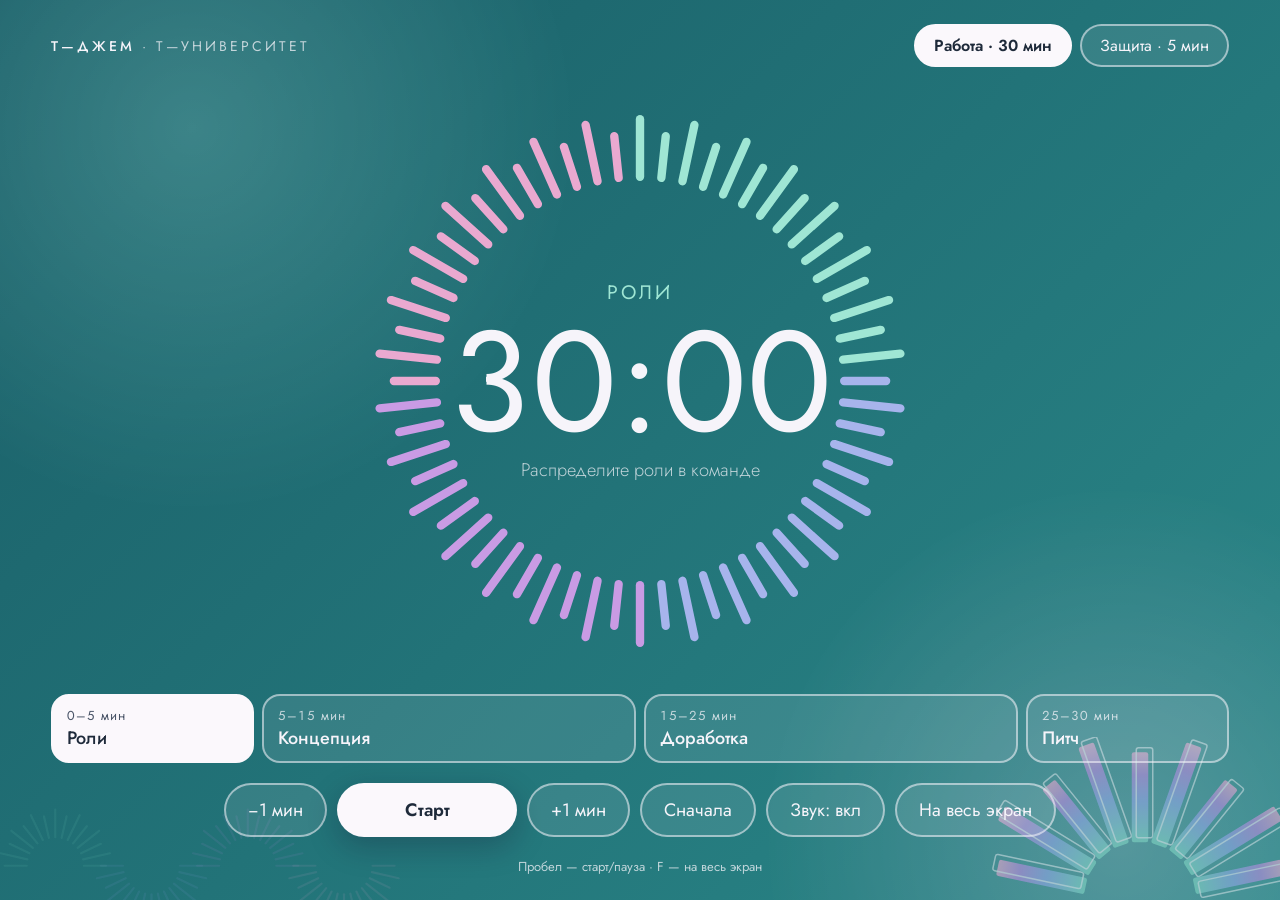
<file: timer.html>
<!doctype html>
<html lang="ru">
<head>
<meta charset="utf-8">
<meta name="viewport" content="width=device-width, initial-scale=1, viewport-fit=cover">
<title>Таймер Т—ДЖЕМа</title>
<link rel="stylesheet" href="https://fonts.googleapis.com/css2?family=Jost:wght@300..700&display=swap">
<link rel="stylesheet" href="assets/motion.css">
<script src="assets/motion.js"></script>
<style>
/* Layout: projector-first. The ИСТ "ray burst" becomes the clock face: each ray is a slice of time and goes dark as it passes. Phase timeline under it. One deliberate dark look. */
:root { --motion-bg: linear-gradient(135deg, #165560 0%, #2C8C8C 42%, #7C6CC6 80%, #A24DC2 100%);
  --bg-a: #165560; --bg-b: #2C8C8C; --bg-c: #7C6CC6; --bg-d: #A24DC2;
  --ink: #F6F4FA; --ink-soft: rgba(246,244,250,.74); --line: rgba(246,244,250,.55);
  --glass: rgba(246,244,250,.10); --glass-strong: rgba(246,244,250,.2);
  --mint: #9FE6D4; --card: #FBF8FC; --card-ink: #1E2A3A; --alarm: #F6D0E4; --alarm-ink: #5A1F48;
  --font: 'Jost', 'Trebuchet MS', Arial, sans-serif;
  color-scheme: dark;
}
html, body { height: 100%; }
body {
  background: linear-gradient(135deg, var(--bg-a) 0%, var(--bg-b) 42%, var(--bg-c) 80%, var(--bg-d) 100%) fixed, var(--bg-a);
  color: var(--ink); font-family: var(--font); font-size: 18px;
  padding-inline: clamp(16px, 4vw, 56px); padding-block: 24px;
  overflow-x: hidden;
}
.wrap { position: relative; z-index: 1; max-width: 1400px; min-height: 100%; margin-inline: auto; display: flex; flex-direction: column; gap: 20px; }
header { display: flex; flex-wrap: wrap; justify-content: space-between; align-items: center; gap: 12px; }
.brand { font-size: 14px; letter-spacing: 3px; text-transform: uppercase; color: var(--ink-soft); }
.brand b { color: var(--ink); font-weight: 500; }
.modes { display: flex; gap: 8px; flex-wrap: wrap; }
button { font: inherit; color: inherit; cursor: pointer; }
button:focus-visible { outline: 3px solid var(--mint); outline-offset: 3px; }
.chip { border: 2px solid var(--line); background: var(--glass); border-radius: 999px; padding: 8px 18px; font-size: 16px; }
.chip[aria-pressed="true"] { background: var(--card); color: var(--card-ink); border-color: var(--card); font-weight: 600; }

main { flex: 1; display: grid; place-items: center; }
.dial { position: relative; width: min(64vh, 88vw); aspect-ratio: 1; max-width: 100%; }
.dial svg { width: 100%; height: 100%; display: block; }
.dial line { transition: opacity .6s, stroke-width .3s; }
.center { position: absolute; inset: 0; display: flex; flex-direction: column; align-items: center; justify-content: center; gap: 4px; text-align: center; }
.phase { font-size: clamp(14px, 1.6vh + .4vw, 22px); letter-spacing: 3px; text-transform: uppercase; color: var(--mint); }
.digits { font-size: clamp(64px, 13vh + 2vw, 200px); font-weight: 400; line-height: 1; letter-spacing: 2px; font-variant-numeric: tabular-nums; }
.sub { font-size: clamp(15px, 1.6vh + .3vw, 22px); font-weight: 300; color: var(--ink-soft); max-width: 70%; text-wrap: balance; }
.dial.last .digits { animation: pulse 1s ease-in-out infinite; }
.dial.done .digits { color: var(--alarm); }

.banner { align-self: center; max-width: 900px; width: 100%; text-align: center; background: var(--card); color: var(--card-ink); border-radius: 24px; padding: 16px 24px; font-size: clamp(20px, 2.4vw, 30px); font-weight: 500; box-shadow: 0 20px 50px rgba(20,10,40,.35); transform-origin: center; }
.banner.show { animation: pop .5s cubic-bezier(.2,1.4,.4,1); }
.banner.alarm { background: var(--alarm); color: var(--alarm-ink); }

.timeline { display: flex; gap: 8px; }
.seg { position: relative; border: 2px solid var(--line); border-radius: 18px; padding: 10px 14px; overflow: hidden; min-width: 0; background: var(--glass); }
.seg .fill { position: absolute; inset: 0; width: 0; background: var(--glass-strong); }
.seg span, .seg b { position: relative; display: block; white-space: nowrap; overflow: hidden; text-overflow: ellipsis; }
.seg span { font-size: 13px; letter-spacing: 1px; color: var(--ink-soft); font-variant-numeric: tabular-nums; }
.seg b { font-size: 18px; font-weight: 500; }
.seg.now { background: var(--card); color: var(--card-ink); border-color: var(--card); }
.seg.now span { color: #4A5568; }
.seg.now .fill { background: rgba(44,140,140,.18); }

.teams { display: flex; justify-content: center; align-items: center; gap: 10px; flex-wrap: wrap; font-size: 18px; }
.teams .count { font-size: 22px; font-weight: 500; font-variant-numeric: tabular-nums; }

.controls { display: flex; justify-content: center; flex-wrap: wrap; gap: 10px; }
.btn { border: 2px solid var(--line); background: var(--glass); border-radius: 999px; padding: 12px 22px; font-size: 18px; }
.btn.main { border: 0; background: var(--card); color: var(--card-ink); font-weight: 600; padding-inline: 36px; min-width: 180px; box-shadow: 0 10px 30px rgba(20,10,40,.25); }
.hint { text-align: center; font-size: 13px; color: var(--ink-soft); }

@keyframes pulse { 50% { transform: scale(1.06); } }
@keyframes pop { from { transform: scale(.85); opacity: 0; } to { transform: scale(1); opacity: 1; } }
@media (prefers-reduced-motion: reduce) { .dial.last .digits, .banner.show { animation: none; } .dial line { transition: none; } }
@media (max-width: 640px) { .seg b { font-size: 15px; } .seg span { font-size: 11px; } .seg { padding: 8px 8px; } }
</style>
<style>*{box-sizing:border-box;margin:0;padding:0}[hidden]{display:none!important}</style>
</head>
<body>

<div class="wrap">
  <header>
    <div class="brand"><b>Т—ДЖЕМ</b> · Т—Университет</div>
    <div class="modes" role="group" aria-label="Режим">
      <button class="chip" id="m-work" aria-pressed="true">Работа · 30 мин</button>
      <button class="chip" id="m-pitch" aria-pressed="false">Защита · 5 мин</button>
    </div>
  </header>

  <div class="banner" id="banner" hidden role="status"></div>

  <main>
    <div class="dial" id="dial">
      <svg id="rays" viewBox="-110 -110 220 220" aria-hidden="true"></svg>
      <div class="center">
        <div class="phase" id="phase">Роли</div>
        <div class="digits" id="digits" aria-live="off">30:00</div>
        <div class="sub" id="sub">Распределите роли в команде</div>
      </div>
    </div>
  </main>

  <div class="timeline" id="timeline"></div>
  <div class="teams" id="teams" hidden>
    <button class="btn" id="t-prev" aria-label="Предыдущая команда">←</button>
    <span>Выступает команда <span class="count" id="t-num">1</span></span>
    <button class="btn" id="t-next">Следующая команда →</button>
  </div>

  <div class="controls">
    <button class="btn" id="minus">−1 мин</button>
    <button class="btn main" id="go">Старт</button>
    <button class="btn" id="plus">+1 мин</button>
    <button class="btn" id="reset">Сначала</button>
    <button class="btn" id="sound" aria-pressed="true">Звук: вкл</button>
    <button class="btn" id="full">На весь экран</button>
  </div>
  <div class="hint">Пробел — старт/пауза · F — на весь экран</div>
</div>

<script>
const MODES = {
  work: {
    total: 30 * 60,
    phases: [
      { from: 0,  to: 5,  name: 'Роли',      sub: 'Распределите роли в команде' },
      { from: 5,  to: 15, name: 'Концепция', sub: 'Жанр, игрок, лор' },
      { from: 15, to: 25, name: 'Доработка', sub: 'Core loop, лого, обложка' },
      { from: 25, to: 30, name: 'Питч',      sub: 'Готовим выступление на 3 минуты' }
    ],
    // shown when the phase starts (minute → message)
    alerts: { 5: 'Роли распределены? Переходим к концепции', 15: 'Карта-твист! Тяните ограничение из шляпы', 25: 'Осталось 5 минут — готовим выступление', 29: 'Последняя минута!' },
    endMsg: 'Время вышло! Ручки на стол'
  },
  pitch: {
    total: 5 * 60,
    phases: [{ from: 0, to: 3, name: 'Выступление', sub: '3 минуты на рассказ' }, { from: 3, to: 5, name: 'Вопросы', sub: 'Вопросы жюри' }],
    alerts: { 3: 'Время вопросов жюри' },
    endMsg: 'Время! Следующая команда'
  }
};
const RAYS = 60;
const KEY = 'tjam-timer-v2';
const reduced = matchMedia('(prefers-reduced-motion: reduce)').matches;

let mode = 'work', total = MODES.work.total;
let endAt = null, left = total;   // endAt set while running; left = seconds remaining while paused
let team = 1, sound = true, fired = new Set(), raf;

const $ = id => document.getElementById(id);

// --- rays (the clock face) ---
const svg = $('rays');
const palette = ['#9FE6D4', '#A7B4EC', '#C99BE4', '#E9A9D0'];
let lines = [];
(function buildRays() {
  let h = '';
  for (let k = 0; k < RAYS; k++) {
    const a = -Math.PI / 2 + k / RAYS * Math.PI * 2;
    const r1 = 78, r2 = 100 - (k % 2) * 6;
    const c = palette[Math.floor(k / RAYS * palette.length)];
    h += `<line x1="${(Math.cos(a) * r1).toFixed(2)}" y1="${(Math.sin(a) * r1).toFixed(2)}" x2="${(Math.cos(a) * r2).toFixed(2)}" y2="${(Math.sin(a) * r2).toFixed(2)}" stroke="${c}" stroke-width="3.2" stroke-linecap="round"/>`;
  }
  svg.innerHTML = h;
  lines = [...svg.querySelectorAll('line')];
})();

// --- sound (WebAudio, starts only after a click) ---
let ac;
function chime(notes) {
  if (!sound) return;
  try {
    ac ||= new (window.AudioContext || window.webkitAudioContext)();
    notes.forEach(([f, t]) => {
      const o = ac.createOscillator(), g = ac.createGain();
      o.type = 'sine'; o.frequency.value = f;
      g.gain.setValueAtTime(0.0001, ac.currentTime + t);
      g.gain.exponentialRampToValueAtTime(0.3, ac.currentTime + t + 0.02);
      g.gain.exponentialRampToValueAtTime(0.0001, ac.currentTime + t + 0.6);
      o.connect(g).connect(ac.destination); o.start(ac.currentTime + t); o.stop(ac.currentTime + t + 0.7);
    });
  } catch {}
}
const DING = [[784, 0], [1175, 0.15]];
const END = [[1175, 0], [1175, 0.3], [1568, 0.6], [1568, 0.9]];

// --- state helpers ---
const running = () => endAt != null;
const remaining = () => running() ? Math.max(0, (endAt - Date.now()) / 1000) : left;
function fmt(s) { s = Math.ceil(s); return String(Math.floor(s / 60)).padStart(2, '0') + ':' + String(s % 60).padStart(2, '0'); }
function save() { try { localStorage.setItem(KEY, JSON.stringify({ mode, total, endAt, left, team, sound, fired: [...fired] })); } catch {} }
function load() {
  try {
    const s = JSON.parse(localStorage.getItem(KEY)); if (!s || !MODES[s.mode]) return;
    ({ mode, total, endAt, left, team, sound } = s); fired = new Set(s.fired || []);
  } catch {}
}

function banner(text, alarm) {
  const b = $('banner');
  b.textContent = text; b.hidden = false;
  b.classList.toggle('alarm', !!alarm);
  b.classList.remove('show'); void b.offsetWidth; b.classList.add('show');
}

function renderTimeline() {
  const M = MODES[mode];
  $('timeline').hidden = mode !== 'work';
  $('teams').hidden = mode !== 'pitch';
  if (mode !== 'work') return;
  $('timeline').innerHTML = M.phases.map((p, i) =>
    `<div class="seg" style="flex:${p.to - p.from}" data-i="${i}"><div class="fill"></div><span>${p.from}–${p.to} мин</span><b>${p.name}</b></div>`).join('');
}

function frame() {
  const M = MODES[mode];
  const rem = remaining();
  const elapsed = total - rem;
  const elapsedMin = elapsed / 60;
  // map elapsed onto the mode's nominal scale so phases stay right even after ±1 min
  const scale = M.total / total;
  const nominalMin = elapsedMin * scale;

  $('digits').textContent = fmt(rem);
  document.title = (running() ? '▶ ' : '') + fmt(rem) + ' · Т—ДЖЕМ';

  const done = rem <= 0;
  const p = M.phases.find(p => nominalMin < p.to) || M.phases[M.phases.length - 1];
  $('phase').textContent = done ? 'Финиш' : p.name;
  $('sub').textContent = done ? M.endMsg : p.sub;
  $('dial').classList.toggle('last', !done && rem <= 10 && running());
  $('dial').classList.toggle('done', done);

  const lit = Math.ceil(rem / total * RAYS);
  lines.forEach((l, k) => { l.style.opacity = k < RAYS - lit ? 0.12 : 1; });

  if (mode === 'work') document.querySelectorAll('.seg').forEach(seg => {
    const ph = M.phases[+seg.dataset.i];
    const f = Math.min(1, Math.max(0, (nominalMin - ph.from) / (ph.to - ph.from)));
    seg.querySelector('.fill').style.width = (f * 100) + '%';
    seg.classList.toggle('now', !done && ph === p);
  });

  if (running()) {
    for (const [min, msg] of Object.entries(M.alerts)) {
      if (nominalMin >= +min && !fired.has(min)) { fired.add(min); banner(msg); chime(DING); save(); }
    }
    if (done) { endAt = null; left = 0; fired.add('end'); banner(M.endMsg, true); chime(END); save(); syncButtons(); }
  }
  if (running()) raf = requestAnimationFrame(frame);
}

function syncButtons() {
  $('go').textContent = running() ? 'Пауза' : (remaining() <= 0 ? 'Заново' : (remaining() < total ? 'Продолжить' : 'Старт'));
  $('sound').textContent = 'Звук: ' + (sound ? 'вкл' : 'выкл');
  $('sound').setAttribute('aria-pressed', sound);
  $('m-work').setAttribute('aria-pressed', mode === 'work');
  $('m-pitch').setAttribute('aria-pressed', mode === 'pitch');
  $('t-num').textContent = team;
  $('t-prev').disabled = team <= 1;
}

let wake;
async function keepAwake() { try { wake = await navigator.wakeLock?.request('screen'); } catch {} }

function start() {
  if (remaining() <= 0) reset();
  endAt = Date.now() + left * 1000; save(); syncButtons(); keepAwake();
  cancelAnimationFrame(raf); frame();
}
function pause() { left = remaining(); endAt = null; save(); syncButtons(); frame(); try { wake?.release(); } catch {} }
function toggle() { running() ? pause() : start(); }
function reset() {
  cancelAnimationFrame(raf);
  total = MODES[mode].total; left = total; endAt = null; fired = new Set();
  $('banner').hidden = true; save(); syncButtons(); frame();
}
function shift(sec) {
  const rem = remaining() + sec;
  if (rem < 5) return;
  total = Math.max(total + sec, rem);
  if (running()) endAt += sec * 1000; else left = rem;
  save(); frame(); syncButtons();
}
function setMode(m) { if (m === mode) return; mode = m; renderTimeline(); reset(); }

$('go').onclick = () => { chime([]); toggle(); };
$('reset').onclick = reset;
$('minus').onclick = () => shift(-60);
$('plus').onclick = () => shift(60);
$('sound').onclick = () => { sound = !sound; save(); syncButtons(); };
$('m-work').onclick = () => setMode('work');
$('m-pitch').onclick = () => setMode('pitch');
$('t-next').onclick = () => { team++; reset(); start(); };
$('t-prev').onclick = () => { if (team > 1) { team--; reset(); } };
$('full').onclick = () => { const d = document.documentElement; (document.fullscreenElement ? document.exitFullscreen() : d.requestFullscreen?.())?.catch?.(() => {}); };
document.addEventListener('keydown', e => {
  if (e.target.closest('button') && e.code === 'Space') return; // let a focused button handle Space itself
  if (e.code === 'Space') { e.preventDefault(); toggle(); }
  if (e.key === 'f' || e.key === 'F' || e.key === 'а' || e.key === 'А') $('full').click();
});
document.addEventListener('visibilitychange', () => { if (!document.hidden && running()) { keepAwake(); cancelAnimationFrame(raf); frame(); } });

motion({ fan: 'right:-10px;bottom:-10px;width:300px;height:173px;opacity:.6', wave: 'left:-30px;bottom:-40px;width:440px;height:143px;opacity:.5' });
load();
renderTimeline();
syncButtons();
frame();
</script>
</body>
</html>
</file>
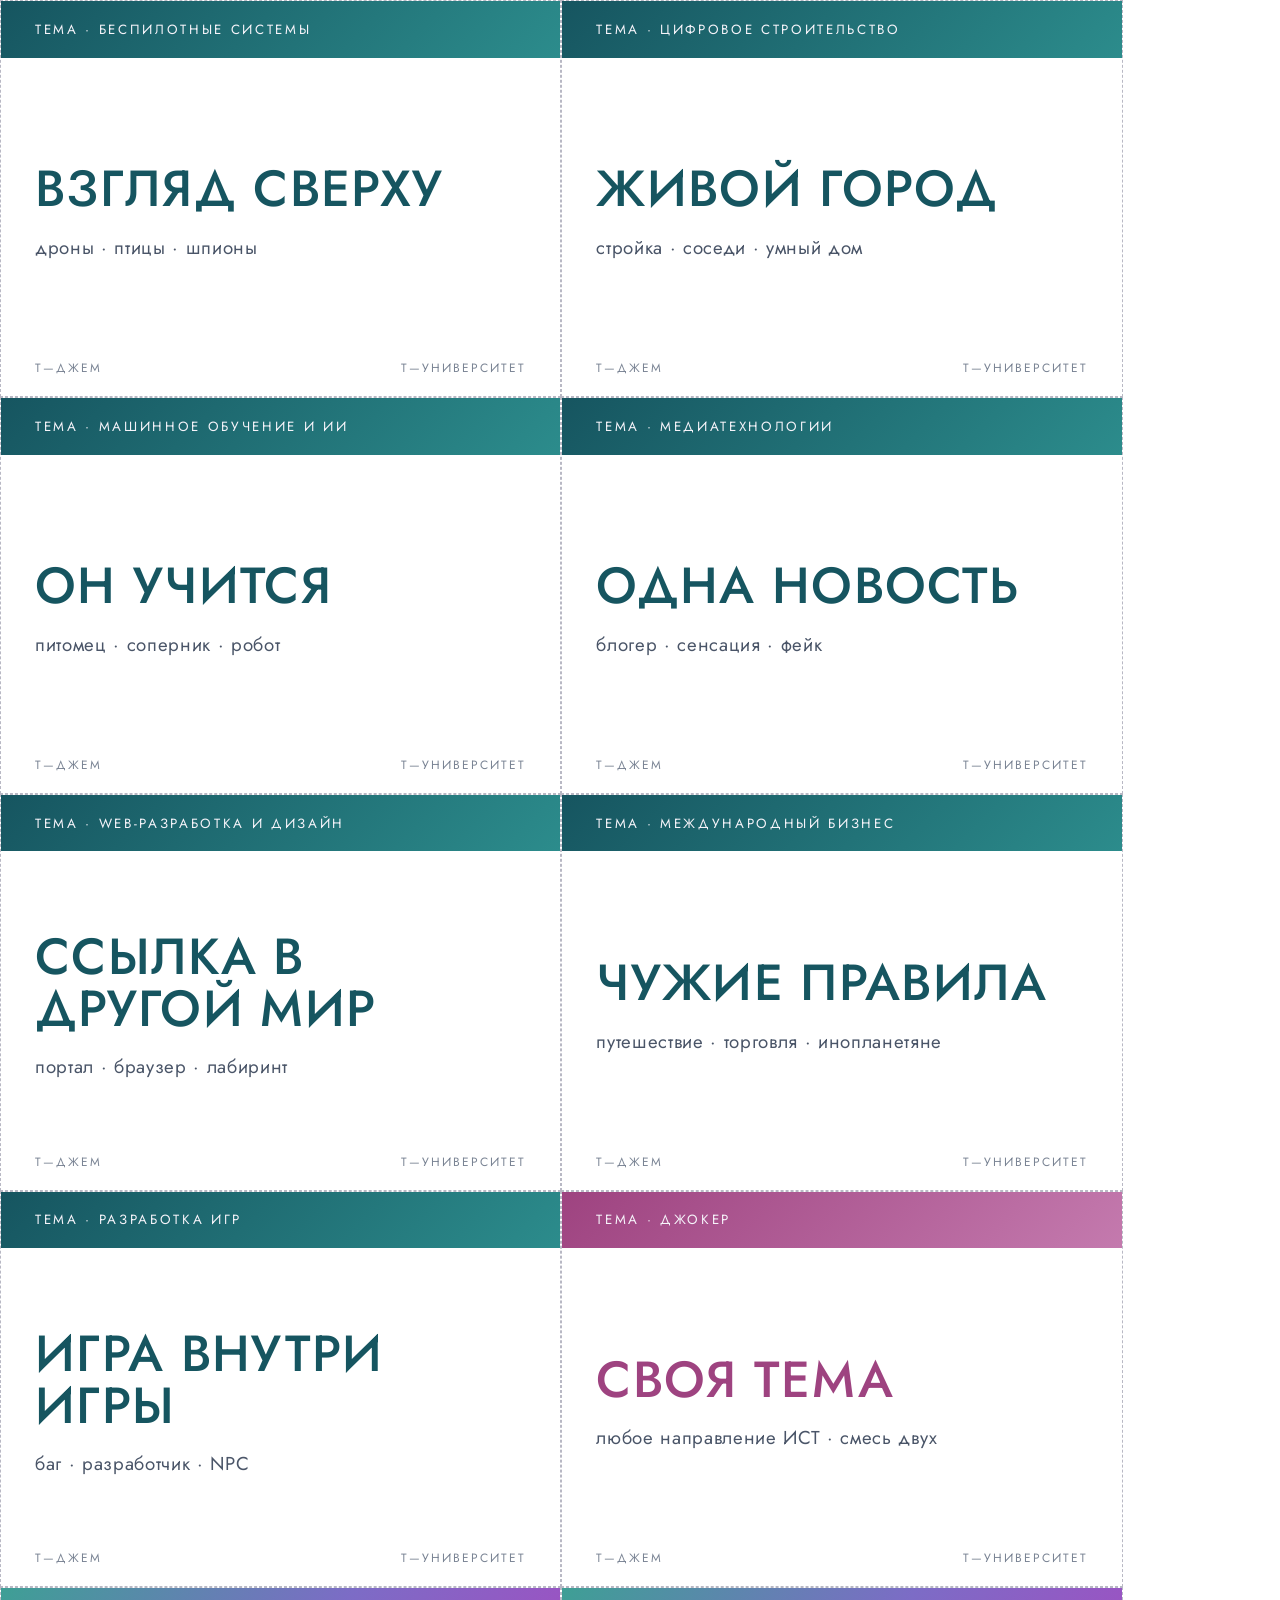
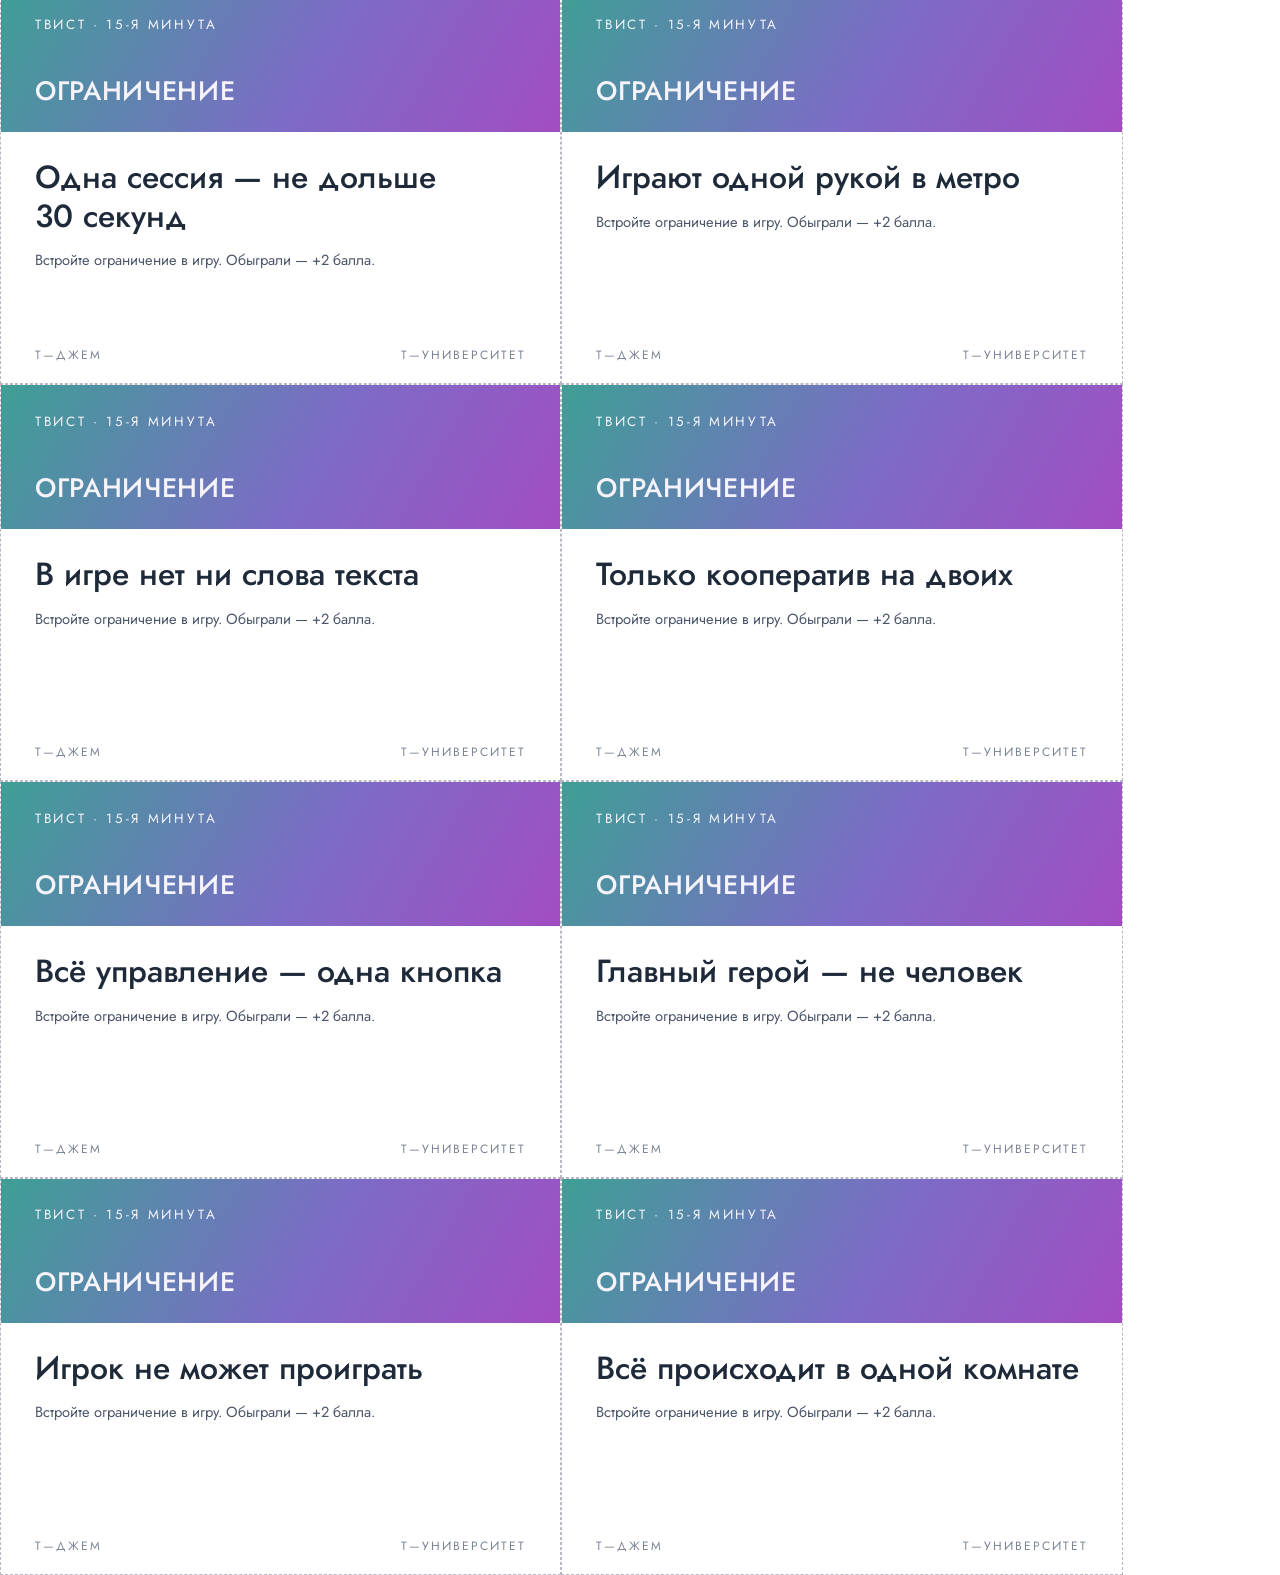
<file: print/cards.html>
<!doctype html>
<html lang="ru">
<head>
<meta charset="utf-8">
<title>Т—ДЖЕМ: карточки</title>
<link rel="stylesheet" href="https://fonts.googleapis.com/css2?family=Jost:wght@300..700&display=swap">
<style>
  @page { size: A4 landscape; margin: 0; }
  * { box-sizing: border-box; margin: 0; padding: 0; }
  body { font-family: 'Jost', Arial, sans-serif; color: #1E2A3A; -webkit-print-color-adjust: exact; print-color-adjust: exact; }
  .page { width: 297mm; height: 210mm; display: grid; grid-template-columns: 1fr 1fr; grid-template-rows: 1fr 1fr; page-break-after: always; }
  .page:last-child { page-break-after: auto; }
  /* dashed lines = cut lines */
  .card { border: 0.3mm dashed #B8B8C4; display: flex; flex-direction: column; overflow: hidden; }
  .band { height: 38mm; padding: 7mm 9mm; color: #F6F4FA; display: flex; flex-direction: column; justify-content: space-between; }
  .case .band { background: linear-gradient(135deg, #165560 0%, #2C8C8C 100%); }
  .twist .band { background: linear-gradient(120deg, #3E9F95 0%, #7C6CC6 55%, #A24DC2 100%); }
  .joker .band { background: linear-gradient(135deg, #9E4380 0%, #C47AAE 100%); }
  .kind { font-size: 10pt; letter-spacing: 2pt; text-transform: uppercase; }
  .title { font-size: 20pt; font-weight: 500; line-height: 1.1; text-transform: uppercase; letter-spacing: 0.5pt; }
  .body { flex: 1; padding: 7mm 9mm 5mm; display: flex; flex-direction: column; gap: 4mm; }
  .task { font-size: 17pt; line-height: 1.3; }
  .twist .task { font-size: 24pt; font-weight: 500; line-height: 1.2; }
  .hint { font-size: 11pt; line-height: 1.35; color: #4A5568; }
  .foot { margin-top: auto; font-size: 9pt; letter-spacing: 1.5pt; text-transform: uppercase; color: #7A8494; display: flex; justify-content: space-between; }
.theme .band { height: auto; padding: 5mm 9mm; }
  .theme .body { justify-content: center; gap: 5mm; }
  .theme .big { font-size: 38pt; font-weight: 500; line-height: 1.02; text-transform: uppercase; letter-spacing: 1pt; color: #165560; margin-top: auto; }
  .theme.joker .big { color: #9E4380; }
  .theme .ex { font-size: 14pt; color: #4A5568; letter-spacing: .5pt; }
</style>
</head>
<body>

<div class="page">
  <div class="card theme case"><div class="band"><div class="kind">Тема · Беспилотные системы</div></div>
    <div class="body"><p class="big">Взгляд сверху</p><p class="ex">дроны · птицы · шпионы</p><div class="foot"><span>Т—ДЖЕМ</span><span>Т—Университет</span></div></div></div>
  <div class="card theme case"><div class="band"><div class="kind">Тема · Цифровое строительство</div></div>
    <div class="body"><p class="big">Живой город</p><p class="ex">стройка · соседи · умный дом</p><div class="foot"><span>Т—ДЖЕМ</span><span>Т—Университет</span></div></div></div>
  <div class="card theme case"><div class="band"><div class="kind">Тема · Машинное обучение и ИИ</div></div>
    <div class="body"><p class="big">Он учится</p><p class="ex">питомец · соперник · робот</p><div class="foot"><span>Т—ДЖЕМ</span><span>Т—Университет</span></div></div></div>
  <div class="card theme case"><div class="band"><div class="kind">Тема · Медиатехнологии</div></div>
    <div class="body"><p class="big">Одна новость</p><p class="ex">блогер · сенсация · фейк</p><div class="foot"><span>Т—ДЖЕМ</span><span>Т—Университет</span></div></div></div>
</div>

<div class="page">
  <div class="card theme case"><div class="band"><div class="kind">Тема · Web-разработка и дизайн</div></div>
    <div class="body"><p class="big">Ссылка в другой мир</p><p class="ex">портал · браузер · лабиринт</p><div class="foot"><span>Т—ДЖЕМ</span><span>Т—Университет</span></div></div></div>
  <div class="card theme case"><div class="band"><div class="kind">Тема · Международный бизнес</div></div>
    <div class="body"><p class="big">Чужие правила</p><p class="ex">путешествие · торговля · инопланетяне</p><div class="foot"><span>Т—ДЖЕМ</span><span>Т—Университет</span></div></div></div>
  <div class="card theme case"><div class="band"><div class="kind">Тема · Разработка игр</div></div>
    <div class="body"><p class="big">Игра внутри игры</p><p class="ex">баг · разработчик · NPC</p><div class="foot"><span>Т—ДЖЕМ</span><span>Т—Университет</span></div></div></div>
  <div class="card theme joker"><div class="band"><div class="kind">Тема · Джокер</div></div>
    <div class="body"><p class="big">Своя тема</p><p class="ex">любое направление ИСТ · смесь двух</p><div class="foot"><span>Т—ДЖЕМ</span><span>Т—Университет</span></div></div></div>
</div>

<div class="page">
  <div class="card twist"><div class="band"><div class="kind">Твист · 15-я минута</div><div class="title">Ограничение</div></div>
    <div class="body"><p class="task">Одна сессия — не дольше 30&nbsp;секунд</p><p class="hint">Встройте ограничение в игру. Обыграли — +2 балла.</p><div class="foot"><span>Т—ДЖЕМ</span><span>Т—Университет</span></div></div></div>
  <div class="card twist"><div class="band"><div class="kind">Твист · 15-я минута</div><div class="title">Ограничение</div></div>
    <div class="body"><p class="task">Играют одной рукой в метро</p><p class="hint">Встройте ограничение в игру. Обыграли — +2 балла.</p><div class="foot"><span>Т—ДЖЕМ</span><span>Т—Университет</span></div></div></div>
  <div class="card twist"><div class="band"><div class="kind">Твист · 15-я минута</div><div class="title">Ограничение</div></div>
    <div class="body"><p class="task">В игре нет ни слова текста</p><p class="hint">Встройте ограничение в игру. Обыграли — +2 балла.</p><div class="foot"><span>Т—ДЖЕМ</span><span>Т—Университет</span></div></div></div>
  <div class="card twist"><div class="band"><div class="kind">Твист · 15-я минута</div><div class="title">Ограничение</div></div>
    <div class="body"><p class="task">Только кооператив на двоих</p><p class="hint">Встройте ограничение в игру. Обыграли — +2 балла.</p><div class="foot"><span>Т—ДЖЕМ</span><span>Т—Университет</span></div></div></div>
</div>

<div class="page">
  <div class="card twist"><div class="band"><div class="kind">Твист · 15-я минута</div><div class="title">Ограничение</div></div>
    <div class="body"><p class="task">Всё управление — одна кнопка</p><p class="hint">Встройте ограничение в игру. Обыграли — +2 балла.</p><div class="foot"><span>Т—ДЖЕМ</span><span>Т—Университет</span></div></div></div>
  <div class="card twist"><div class="band"><div class="kind">Твист · 15-я минута</div><div class="title">Ограничение</div></div>
    <div class="body"><p class="task">Главный герой — не человек</p><p class="hint">Встройте ограничение в игру. Обыграли — +2 балла.</p><div class="foot"><span>Т—ДЖЕМ</span><span>Т—Университет</span></div></div></div>
  <div class="card twist"><div class="band"><div class="kind">Твист · 15-я минута</div><div class="title">Ограничение</div></div>
    <div class="body"><p class="task">Игрок не может проиграть</p><p class="hint">Встройте ограничение в игру. Обыграли — +2 балла.</p><div class="foot"><span>Т—ДЖЕМ</span><span>Т—Университет</span></div></div></div>
  <div class="card twist"><div class="band"><div class="kind">Твист · 15-я минута</div><div class="title">Ограничение</div></div>
    <div class="body"><p class="task">Всё происходит в одной комнате</p><p class="hint">Встройте ограничение в игру. Обыграли — +2 балла.</p><div class="foot"><span>Т—ДЖЕМ</span><span>Т—Университет</span></div></div></div>
</div>

</body>
</html>
</file>
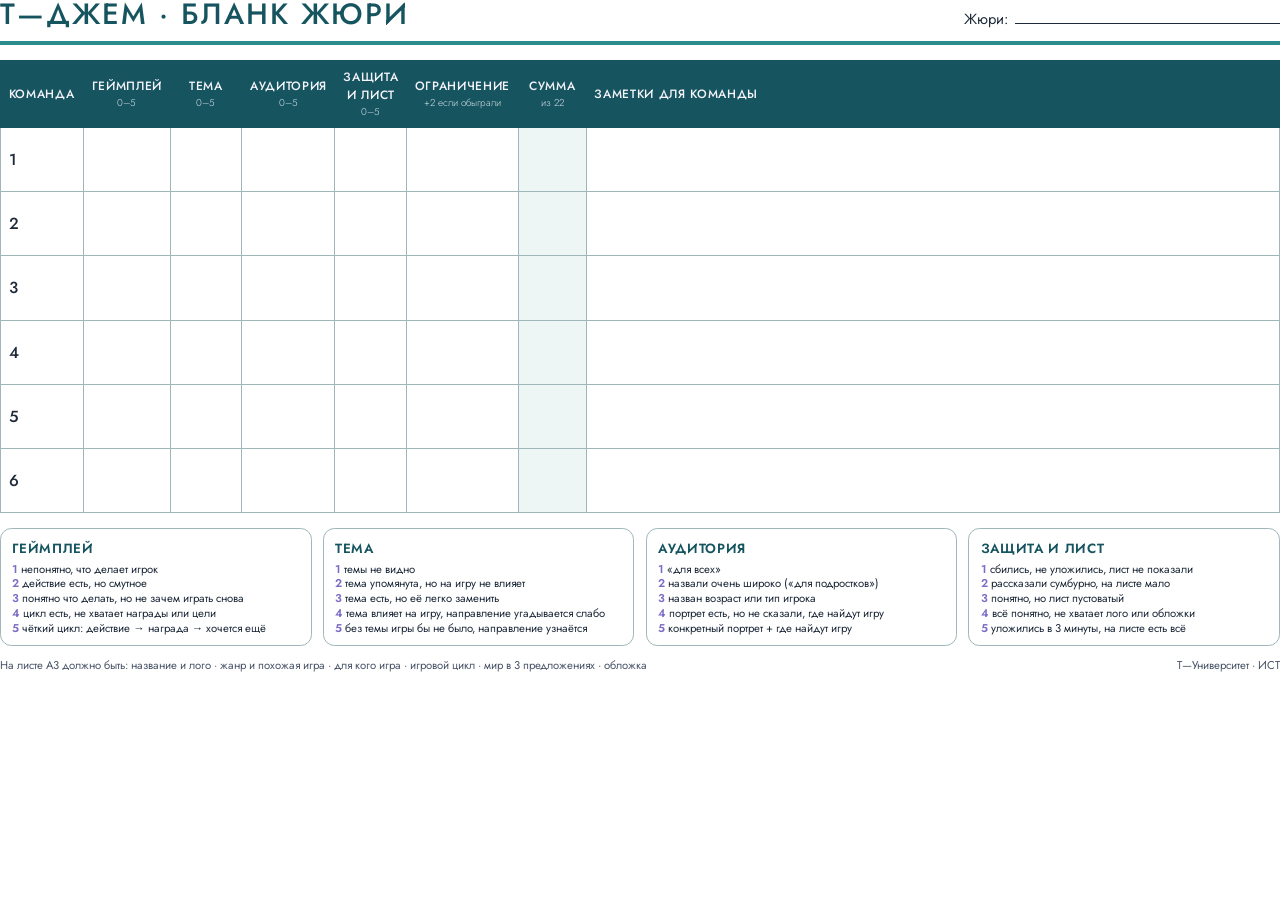
<file: print/jury.html>
<!doctype html>
<html lang="ru">
<head>
<meta charset="utf-8">
<title>Т—ДЖЕМ: бланк жюри</title>
<link rel="stylesheet" href="https://fonts.googleapis.com/css2?family=Jost:wght@300..700&display=swap">
<style>
  @page { size: A4 landscape; margin: 10mm 12mm; }
  * { box-sizing: border-box; margin: 0; padding: 0; }
  body { font-family: 'Jost', Arial, sans-serif; color: #1E2A3A; font-size: 10pt; -webkit-print-color-adjust: exact; print-color-adjust: exact; }
  header { display: flex; justify-content: space-between; align-items: flex-end; padding-bottom: 3mm; border-bottom: 1.2mm solid #2C8C8C; margin-bottom: 4mm; }
  h1 { font-size: 22pt; font-weight: 500; letter-spacing: 1.5pt; text-transform: uppercase; color: #165560; line-height: 1; }
  .who { font-size: 11pt; }
  .who span { display: inline-block; width: 70mm; border-bottom: 0.3mm solid #1E2A3A; margin-left: 2mm; }
  table { width: 100%; border-collapse: collapse; }
  th { background: #165560; color: #F6F4FA; font-weight: 500; font-size: 9pt; letter-spacing: .5pt; text-transform: uppercase; padding: 2mm 2mm; text-align: center; border: 0.3mm solid #165560; }
  th small { display: block; font-size: 7.5pt; font-weight: 300; text-transform: none; letter-spacing: 0; opacity: .85; }
  th.l { text-align: left; }
  td { border: 0.3mm solid #9FB6BA; height: 17mm; vertical-align: top; padding: 1.5mm 2mm; font-size: 9pt; color: #7A8494; }
  td.n { width: 22mm; font-size: 12pt; color: #1E2A3A; font-weight: 500; vertical-align: middle; }
  td.s { width: 19mm; } td.b { width: 22mm; } td.sum { width: 18mm; background: #EEF6F5; }
  .rubric { margin-top: 4mm; display: grid; grid-template-columns: repeat(4, 1fr); gap: 3mm; }
  .crit { border: 0.3mm solid #9FB6BA; border-radius: 3mm; padding: 2.5mm 3mm; }
  .crit b { display: block; font-size: 10pt; font-weight: 600; color: #165560; text-transform: uppercase; letter-spacing: .5pt; margin-bottom: 1mm; }
  .crit p { font-size: 8.5pt; line-height: 1.3; }
  .crit p i { font-style: normal; font-weight: 600; color: #7C6CC6; }
  .foot { margin-top: 3mm; font-size: 8.5pt; color: #4A5568; display: flex; justify-content: space-between; gap: 6mm; }
</style>
</head>
<body>
<header>
  <h1>Т—ДЖЕМ · бланк жюри</h1>
  <div class="who">Жюри:<span></span></div>
</header>

<table>
  <tr>
    <th class="l">Команда</th>
    <th>Геймплей<small>0–5</small></th>
    <th>Тема<small>0–5</small></th>
    <th>Аудитория<small>0–5</small></th>
    <th>Защита и лист<small>0–5</small></th>
    <th>Ограничение<small>+2 если обыграли</small></th>
    <th>Сумма<small>из 22</small></th>
    <th class="l">Заметки для команды</th>
  </tr>
  <tr><td class="n">1</td><td class="s"></td><td class="s"></td><td class="s"></td><td class="s"></td><td class="b"></td><td class="sum"></td><td></td></tr>
  <tr><td class="n">2</td><td class="s"></td><td class="s"></td><td class="s"></td><td class="s"></td><td class="b"></td><td class="sum"></td><td></td></tr>
  <tr><td class="n">3</td><td class="s"></td><td class="s"></td><td class="s"></td><td class="s"></td><td class="b"></td><td class="sum"></td><td></td></tr>
  <tr><td class="n">4</td><td class="s"></td><td class="s"></td><td class="s"></td><td class="s"></td><td class="b"></td><td class="sum"></td><td></td></tr>
  <tr><td class="n">5</td><td class="s"></td><td class="s"></td><td class="s"></td><td class="s"></td><td class="b"></td><td class="sum"></td><td></td></tr>
  <tr><td class="n">6</td><td class="s"></td><td class="s"></td><td class="s"></td><td class="s"></td><td class="b"></td><td class="sum"></td><td></td></tr>
</table>

<div class="rubric">
  <div class="crit"><b>Геймплей</b>
    <p><i>1</i> непонятно, что делает игрок<br><i>2</i> действие есть, но смутное<br><i>3</i> понятно что делать, но не зачем играть снова<br><i>4</i> цикл есть, не хватает награды или цели<br><i>5</i> чёткий цикл: действие → награда → хочется ещё</p></div>
  <div class="crit"><b>Тема</b>
    <p><i>1</i> темы не видно<br><i>2</i> тема упомянута, но на игру не влияет<br><i>3</i> тема есть, но её легко заменить<br><i>4</i> тема влияет на игру, направление угадывается слабо<br><i>5</i> без темы игры бы не было, направление узнаётся</p></div>
  <div class="crit"><b>Аудитория</b>
    <p><i>1</i> «для всех»<br><i>2</i> назвали очень широко («для подростков»)<br><i>3</i> назван возраст или тип игрока<br><i>4</i> портрет есть, но не сказали, где найдут игру<br><i>5</i> конкретный портрет + где найдут игру</p></div>
  <div class="crit"><b>Защита и лист</b>
    <p><i>1</i> сбились, не уложились, лист не показали<br><i>2</i> рассказали сумбурно, на листе мало<br><i>3</i> понятно, но лист пустоватый<br><i>4</i> всё понятно, не хватает лого или обложки<br><i>5</i> уложились в 3 минуты, на листе есть всё</p></div>
</div>

<div class="foot">
  <span>На листе А3 должно быть: название и лого · жанр и похожая игра · для кого игра · игровой цикл · мир в 3 предложениях · обложка</span>
  <span>Т—Университет · ИСТ</span>
</div>
</body>
</html>
</file>
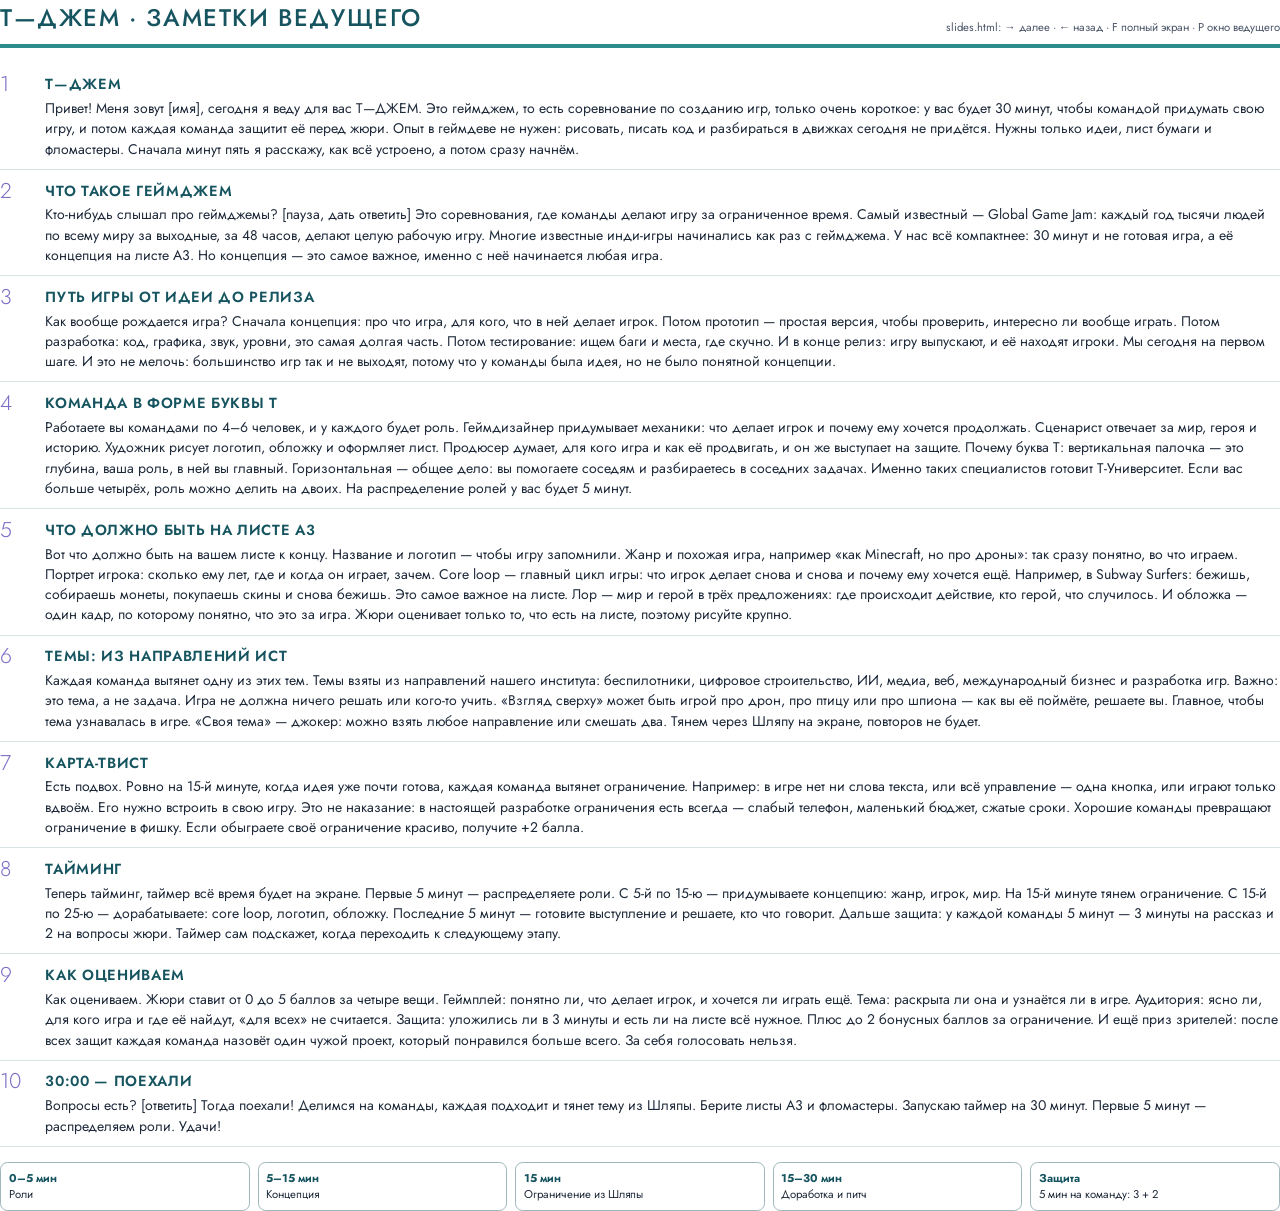
<file: print/notes.html>
<!doctype html>
<html lang="ru"><head><meta charset="utf-8"><title>Т—ДЖЕМ: заметки ведущего</title>
<link rel="stylesheet" href="https://fonts.googleapis.com/css2?family=Jost:wght@300..700&display=swap">
<style>
  @page { size: A4 portrait; margin: 12mm 14mm; }
  * { box-sizing: border-box; margin: 0; padding: 0; }
  body { font-family: 'Jost', Arial, sans-serif; color: #1E2A3A; font-size: 10.5pt; -webkit-print-color-adjust: exact; print-color-adjust: exact; }
  header { display: flex; justify-content: space-between; align-items: flex-end; border-bottom: 1.2mm solid #2C8C8C; padding-bottom: 2.5mm; margin-bottom: 4mm; }
  h1 { font-size: 18pt; font-weight: 500; letter-spacing: 1.2pt; text-transform: uppercase; color: #165560; }
  .keys { font-size: 8.5pt; color: #4A5568; text-align: right; }
  .row { display: grid; grid-template-columns: 9mm 1fr; gap: 3mm; padding: 2.6mm 0; border-bottom: .3mm solid #D5E3E4; break-inside: avoid; }
  .n { font-size: 16pt; font-weight: 300; color: #7C6CC6; line-height: 1; }
  h2 { font-size: 11pt; font-weight: 600; text-transform: uppercase; letter-spacing: .5pt; color: #165560; margin-bottom: 1mm; }
  p { line-height: 1.45; }
  .plan { margin-top: 4mm; display: grid; grid-template-columns: repeat(5, 1fr); gap: 2mm; font-size: 8.5pt; }
  .plan div { border: .3mm solid #9FB6BA; border-radius: 2mm; padding: 2mm; }
  .plan b { display: block; color: #165560; }
</style></head><body>
<header><h1>Т—ДЖЕМ · заметки ведущего</h1><div class="keys">slides.html: → далее · ← назад · F полный экран · P окно ведущего</div></header>
<div class="row"><div class="n">1</div><div><h2>Т—ДЖЕМ</h2><p>Привет! Меня зовут [имя], сегодня я веду для вас Т—ДЖЕМ. Это геймджем, то есть соревнование по созданию игр, только очень короткое: у вас будет 30 минут, чтобы командой придумать свою игру, и потом каждая команда защитит её перед жюри. Опыт в геймдеве не нужен: рисовать, писать код и разбираться в движках сегодня не придётся. Нужны только идеи, лист бумаги и фломастеры. Сначала минут пять я расскажу, как всё устроено, а потом сразу начнём.</p></div></div><div class="row"><div class="n">2</div><div><h2>Что такое геймджем</h2><p>Кто-нибудь слышал про геймджемы? [пауза, дать ответить] Это соревнования, где команды делают игру за ограниченное время. Самый известный — Global Game Jam: каждый год тысячи людей по всему миру за выходные, за 48 часов, делают целую рабочую игру. Многие известные инди-игры начинались как раз с геймджема. У нас всё компактнее: 30 минут и не готовая игра, а её концепция на листе А3. Но концепция — это самое важное, именно с неё начинается любая игра.</p></div></div><div class="row"><div class="n">3</div><div><h2>Путь игры от идеи до релиза</h2><p>Как вообще рождается игра? Сначала концепция: про что игра, для кого, что в ней делает игрок. Потом прототип — простая версия, чтобы проверить, интересно ли вообще играть. Потом разработка: код, графика, звук, уровни, это самая долгая часть. Потом тестирование: ищем баги и места, где скучно. И в конце релиз: игру выпускают, и её находят игроки. Мы сегодня на первом шаге. И это не мелочь: большинство игр так и не выходят, потому что у команды была идея, но не было понятной концепции.</p></div></div><div class="row"><div class="n">4</div><div><h2>Команда в форме буквы Т</h2><p>Работаете вы командами по 4–6 человек, и у каждого будет роль. Геймдизайнер придумывает механики: что делает игрок и почему ему хочется продолжать. Сценарист отвечает за мир, героя и историю. Художник рисует логотип, обложку и оформляет лист. Продюсер думает, для кого игра и как её продвигать, и он же выступает на защите. Почему буква Т: вертикальная палочка — это глубина, ваша роль, в ней вы главный. Горизонтальная — общее дело: вы помогаете соседям и разбираетесь в соседних задачах. Именно таких специалистов готовит Т-Университет. Если вас больше четырёх, роль можно делить на двоих. На распределение ролей у вас будет 5 минут.</p></div></div><div class="row"><div class="n">5</div><div><h2>Что должно быть на листе А3</h2><p>Вот что должно быть на вашем листе к концу. Название и логотип — чтобы игру запомнили. Жанр и похожая игра, например «как Minecraft, но про дроны»: так сразу понятно, во что играем. Портрет игрока: сколько ему лет, где и когда он играет, зачем. Core loop — главный цикл игры: что игрок делает снова и снова и почему ему хочется ещё. Например, в Subway Surfers: бежишь, собираешь монеты, покупаешь скины и снова бежишь. Это самое важное на листе. Лор — мир и герой в трёх предложениях: где происходит действие, кто герой, что случилось. И обложка — один кадр, по которому понятно, что это за игра. Жюри оценивает только то, что есть на листе, поэтому рисуйте крупно.</p></div></div><div class="row"><div class="n">6</div><div><h2>Темы: из направлений ИСТ</h2><p>Каждая команда вытянет одну из этих тем. Темы взяты из направлений нашего института: беспилотники, цифровое строительство, ИИ, медиа, веб, международный бизнес и разработка игр. Важно: это тема, а не задача. Игра не должна ничего решать или кого-то учить. «Взгляд сверху» может быть игрой про дрон, про птицу или про шпиона — как вы её поймёте, решаете вы. Главное, чтобы тема узнавалась в игре. «Своя тема» — джокер: можно взять любое направление или смешать два. Тянем через Шляпу на экране, повторов не будет.</p></div></div><div class="row"><div class="n">7</div><div><h2>Карта-твист</h2><p>Есть подвох. Ровно на 15-й минуте, когда идея уже почти готова, каждая команда вытянет ограничение. Например: в игре нет ни слова текста, или всё управление — одна кнопка, или играют только вдвоём. Его нужно встроить в свою игру. Это не наказание: в настоящей разработке ограничения есть всегда — слабый телефон, маленький бюджет, сжатые сроки. Хорошие команды превращают ограничение в фишку. Если обыграете своё ограничение красиво, получите +2 балла.</p></div></div><div class="row"><div class="n">8</div><div><h2>Тайминг</h2><p>Теперь тайминг, таймер всё время будет на экране. Первые 5 минут — распределяете роли. С 5-й по 15-ю — придумываете концепцию: жанр, игрок, мир. На 15-й минуте тянем ограничение. С 15-й по 25-ю — дорабатываете: core loop, логотип, обложку. Последние 5 минут — готовите выступление и решаете, кто что говорит. Дальше защита: у каждой команды 5 минут — 3 минуты на рассказ и 2 на вопросы жюри. Таймер сам подскажет, когда переходить к следующему этапу.</p></div></div><div class="row"><div class="n">9</div><div><h2>Как оцениваем</h2><p>Как оцениваем. Жюри ставит от 0 до 5 баллов за четыре вещи. Геймплей: понятно ли, что делает игрок, и хочется ли играть ещё. Тема: раскрыта ли она и узнаётся ли в игре. Аудитория: ясно ли, для кого игра и где её найдут, «для всех» не считается. Защита: уложились ли в 3 минуты и есть ли на листе всё нужное. Плюс до 2 бонусных баллов за ограничение. И ещё приз зрителей: после всех защит каждая команда назовёт один чужой проект, который понравился больше всего. За себя голосовать нельзя.</p></div></div><div class="row"><div class="n">10</div><div><h2>30:00 — поехали</h2><p>Вопросы есть? [ответить] Тогда поехали! Делимся на команды, каждая подходит и тянет тему из Шляпы. Берите листы А3 и фломастеры. Запускаю таймер на 30 минут. Первые 5 минут — распределяем роли. Удачи!</p></div></div>
<div class="plan">
  <div><b>0–5 мин</b>Роли</div><div><b>5–15 мин</b>Концепция</div><div><b>15 мин</b>Ограничение из Шляпы</div><div><b>15–30 мин</b>Доработка и питч</div><div><b>Защита</b>5 мин на команду: 3 + 2</div>
</div>
</body></html>
</file>
<file: assets/motion.css>
/* Shared ambient motion for hat.html and timer.html (same look as slides.html) */
.motion-bg { position: fixed; inset: 0; z-index: -1; pointer-events: none; overflow: hidden; }
.motion-bg::before { content: ''; position: absolute; inset: -20%; background: inherit; background-image: var(--motion-bg); background-size: 220% 220%; animation: m-drift 24s ease-in-out infinite alternate; }
.m-orb { position: absolute; border-radius: 50%; mix-blend-mode: screen; opacity: .5; animation: m-orb 22s ease-in-out infinite alternate; }
.m-orb.o1 { width: 70vmax; height: 70vmax; left: -20vmax; top: -25vmax; background: radial-gradient(circle, rgba(159,230,212,.45) 0%, rgba(159,230,212,0) 60%); }
.m-orb.o2 { width: 65vmax; height: 65vmax; right: -20vmax; bottom: -28vmax; background: radial-gradient(circle, rgba(233,169,208,.45) 0%, rgba(233,169,208,0) 60%); animation-duration: 28s; animation-direction: alternate-reverse; }
.m-fan, .m-wave { position: fixed; pointer-events: none; z-index: 0; }
.m-fan .bar { transform-box: fill-box; transform-origin: 0% 50%; animation: m-bloom .9s cubic-bezier(.2,1.35,.4,1) var(--d) both, m-breathe 3.6s ease-in-out calc(var(--d) + 1.2s) infinite alternate; }
.m-wave line { opacity: .2; animation: m-shimmer 3.2s ease-in-out var(--d) infinite; }
@keyframes m-drift { from { background-position: 0% 0%; } to { background-position: 100% 100%; } }
@keyframes m-orb { from { transform: translate(0, 0) scale(1); } to { transform: translate(12vw, 8vh) scale(1.15); } }
@keyframes m-bloom { from { transform: scaleX(0); opacity: 0; } to { transform: scaleX(1); opacity: 1; } }
@keyframes m-breathe { from { transform: scaleX(1); opacity: 1; } to { transform: scaleX(.8); opacity: .75; } }
@keyframes m-shimmer { 0%, 100% { opacity: .2; } 50% { opacity: .95; } }
@media (prefers-reduced-motion: reduce) { .motion-bg::before, .m-orb, .m-fan .bar, .m-wave line { animation: none !important; } }
</file>
